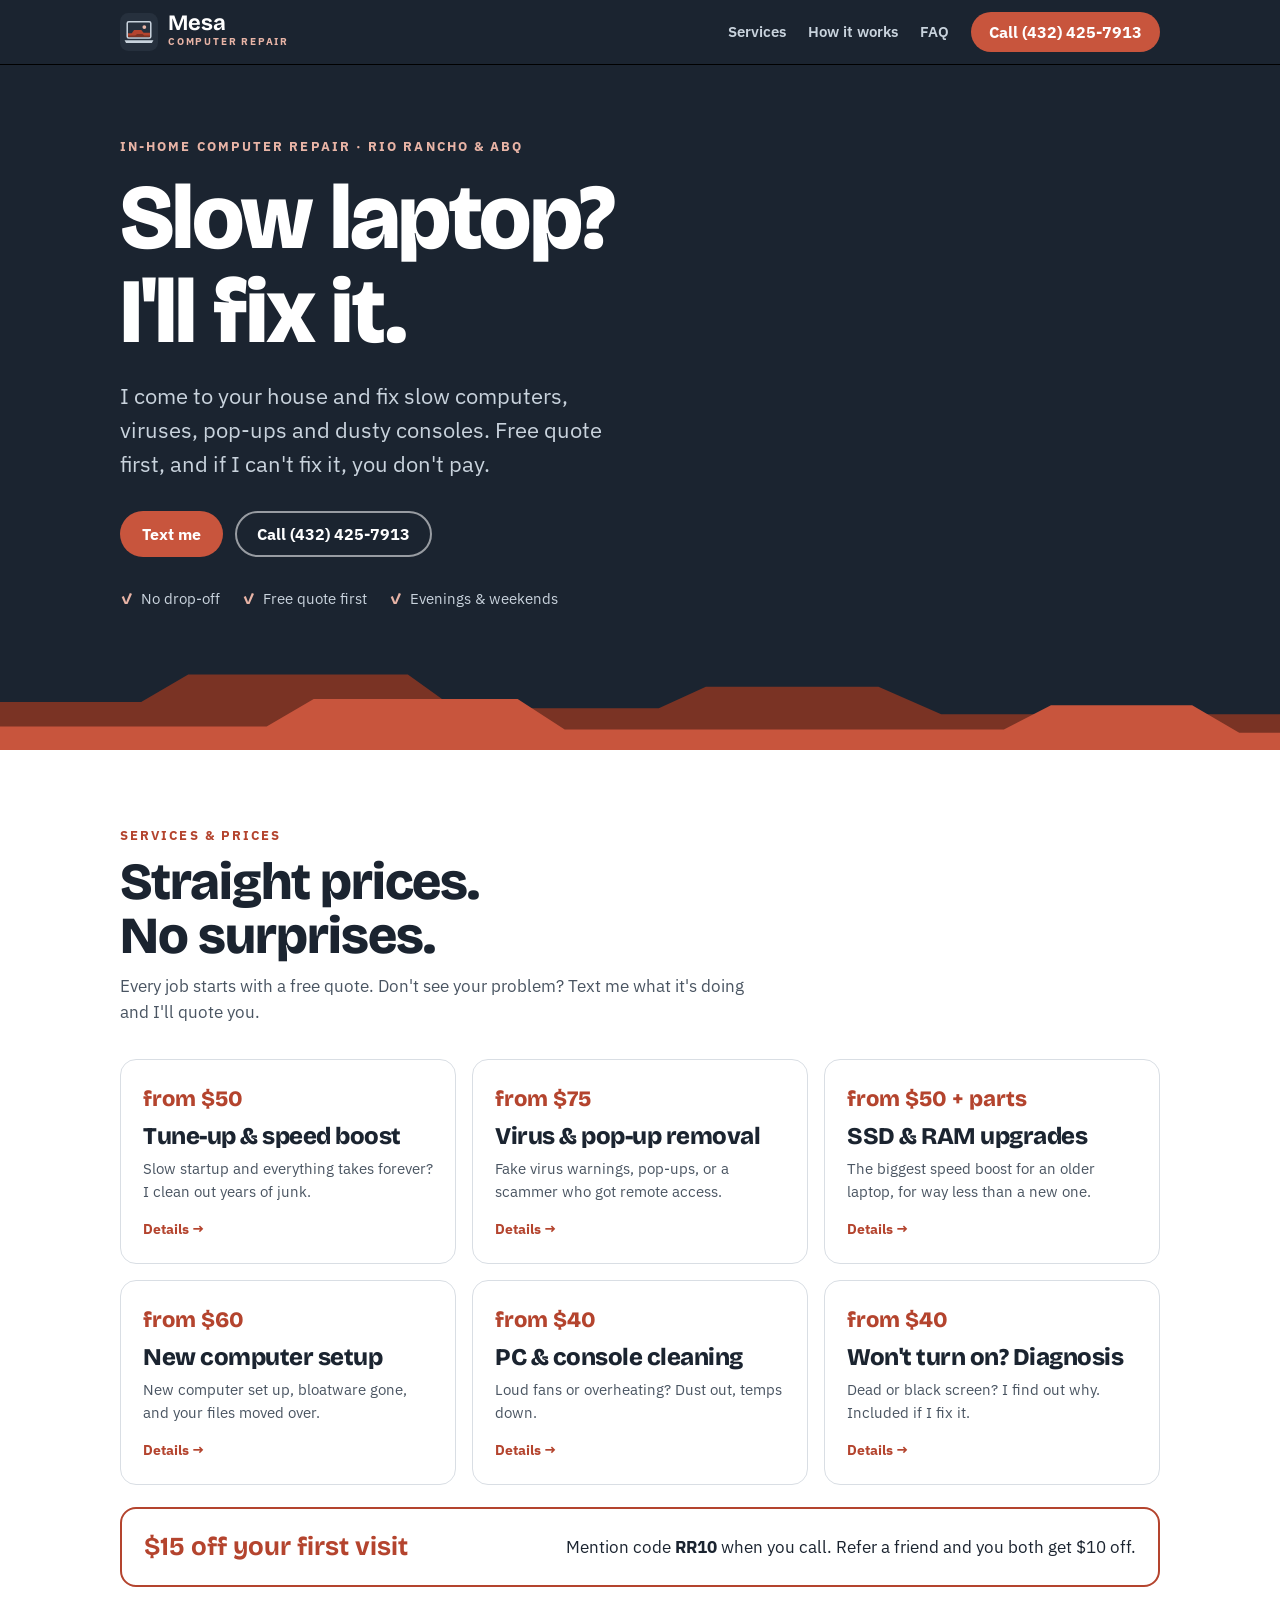
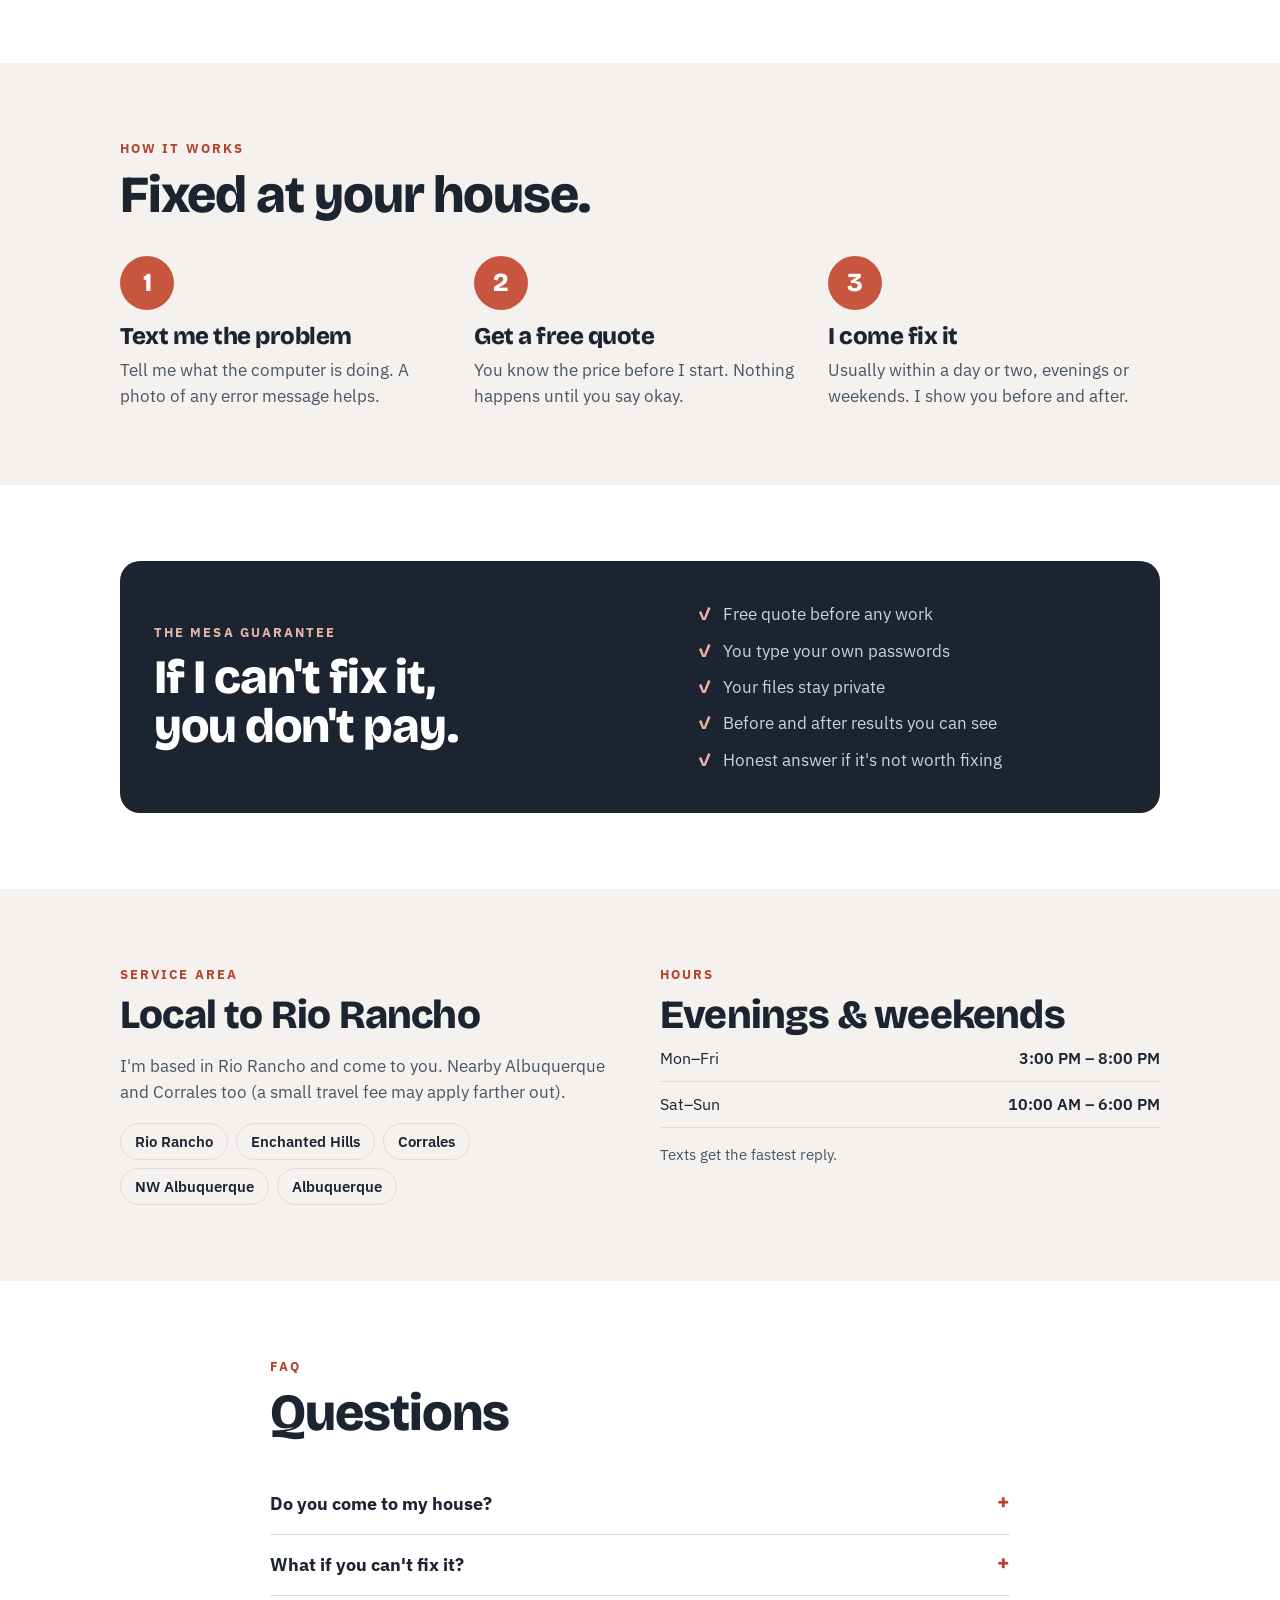
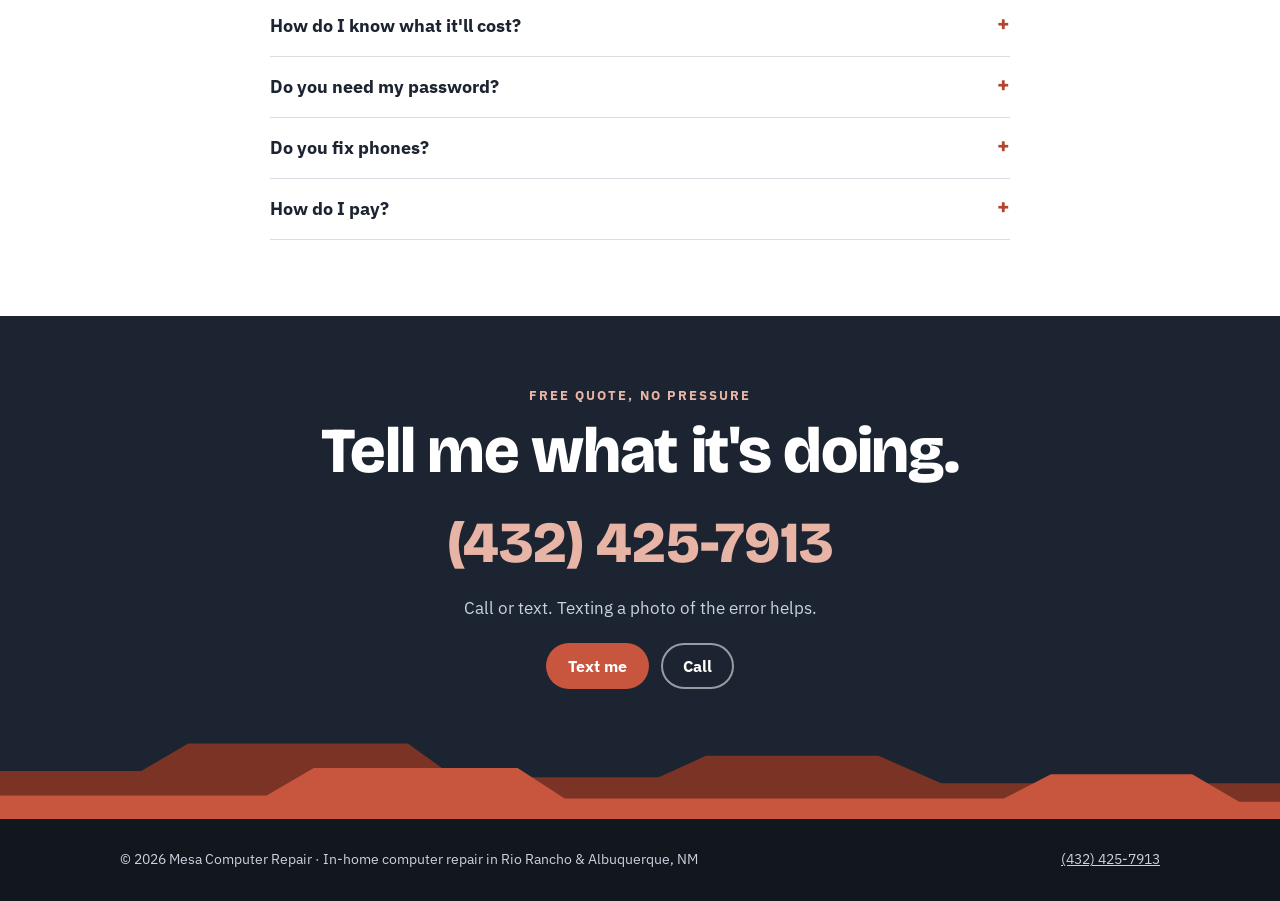
<file: index.html>
<!doctype html>
<html lang="en">
<head>
<meta charset="utf-8">
<meta name="viewport" content="width=device-width, initial-scale=1">
<title>Mesa Computer Repair · In-home computer repair in Rio Rancho, NM</title>
<meta name="description" content="In-home computer repair in Rio Rancho & Albuquerque. Tune-ups from $50, virus removal, SSD upgrades, setup and cleaning. Free quote. If I can't fix it, you don't pay.">
<link rel="canonical" href="https://mesacomputerrepair.github.io/">
<meta property="og:type" content="website">
<meta property="og:title" content="Mesa Computer Repair · In-home computer repair in Rio Rancho, NM">
<meta property="og:description" content="In-home computer repair in Rio Rancho & Albuquerque. Tune-ups from $50, virus removal, SSD upgrades, setup and cleaning. Free quote. If I can't fix it, you don't pay.">
<meta property="og:url" content="https://mesacomputerrepair.github.io/">
<meta property="og:image" content="https://mesacomputerrepair.github.io/og-image.jpg">
<meta name="theme-color" content="#1B2430">
<link rel="icon" href="favicon.ico">
<link rel="apple-touch-icon" href="apple-touch-icon.png">
<link rel="preconnect" href="https://fonts.googleapis.com">
<link rel="preconnect" href="https://fonts.gstatic.com" crossorigin>
<link rel="stylesheet" href="https://fonts.googleapis.com/css2?family=Bricolage+Grotesque:wght@800&family=IBM+Plex+Sans:wght@400;600;700&display=swap">
<link rel="stylesheet" href="style.css">
<script type="application/ld+json">{"@context": "https://schema.org", "@type": "ComputerRepair", "name": "Mesa Computer Repair", "url": "https://mesacomputerrepair.github.io/", "telephone": "+1-432-425-7913", "image": "https://mesacomputerrepair.github.io/og-image.jpg", "priceRange": "$40-$75", "areaServed": [{"@type": "City", "name": "Rio Rancho"}, {"@type": "City", "name": "Albuquerque"}, {"@type": "City", "name": "Corrales"}], "openingHoursSpecification": [{"@type": "OpeningHoursSpecification", "dayOfWeek": ["Monday", "Tuesday", "Wednesday", "Thursday", "Friday"], "opens": "15:00", "closes": "20:00"}, {"@type": "OpeningHoursSpecification", "dayOfWeek": ["Saturday", "Sunday"], "opens": "10:00", "closes": "18:00"}], "makesOffer": [{"@type": "Offer", "name": "Tune-up & speed boost", "url": "https://mesacomputerrepair.github.io/tune-up.html"}, {"@type": "Offer", "name": "Virus & pop-up removal", "url": "https://mesacomputerrepair.github.io/virus-removal.html"}, {"@type": "Offer", "name": "SSD & RAM upgrades", "url": "https://mesacomputerrepair.github.io/ssd-ram-upgrade.html"}, {"@type": "Offer", "name": "New computer setup", "url": "https://mesacomputerrepair.github.io/computer-setup.html"}, {"@type": "Offer", "name": "PC & console cleaning", "url": "https://mesacomputerrepair.github.io/pc-console-cleaning.html"}, {"@type": "Offer", "name": "Won't turn on? Diagnosis", "url": "https://mesacomputerrepair.github.io/wont-turn-on.html"}]}</script>
</head>
<body>
<header class="top"><div class="wrap">
  <a class="brand" href="./" aria-label="Mesa Computer Repair home"><svg class="mark" viewBox="0 0 200 200" aria-hidden="true"><rect width="200" height="200" rx="44" fill="#26303D"/><rect x="38" y="46" width="124" height="86" rx="8" fill="none" stroke="#C9D3DD" stroke-width="8"/><clipPath id="sc"><rect x="42" y="50" width="116" height="78" rx="4"/></clipPath><g clip-path="url(#sc)"><circle cx="128" cy="74" r="10" fill="#E8B4A6"/><path d="M42 128 L42 106 L62 106 L74 90 L112 90 L124 104 L158 104 L158 128 Z" fill="#B4442E"/><path d="M42 128 L42 118 L80 118 L90 110 L118 110 L128 118 L158 118 L158 128 Z" fill="#7A3324"/></g><path d="M24 144 L176 144 L168 158 L32 158 Z" fill="#C9D3DD"/></svg><span><b>Mesa</b><small>COMPUTER REPAIR</small></span></a>
  <nav class="nav" aria-label="Main">
    <a href="./#services">Services</a><a href="./#how">How it works</a><a href="./#faq">FAQ</a>
    <a class="btn btn-red" href="tel:+14324257913">Call (432) 425-7913</a>
  </nav>
</div></header>

<main>
<section class="hero"><div class="wrap">
  <div class="eyebrow">In-home computer repair · Rio Rancho &amp; ABQ</div>
  <h1>Slow laptop?<br>I'll fix it.</h1>
  <p class="lede">I come to your house and fix slow computers, viruses, pop-ups and dusty consoles. Free quote first, and if I can't fix it, you don't pay.</p>
  <div class="ctas"><a class="btn btn-red" href="sms:+14324257913">Text me</a><a class="btn btn-line" href="tel:+14324257913">Call (432) 425-7913</a></div>
  <div class="chips"><span>No drop-off</span><span>Free quote first</span><span>Evenings &amp; weekends</span></div>
</div><svg class="skyline" viewBox="0 0 816 72" preserveAspectRatio="none" aria-hidden="true"><path d="M0 72 L0 40 L90 40 L120 22 L260 22 L290 44 L420 44 L450 30 L560 30 L600 48 L816 48 L816 72 Z" fill="#7A3324"/><path d="M0 72 L0 56 L170 56 L200 38 L330 38 L360 58 L640 58 L670 42 L760 42 L790 60 L816 60 L816 72 Z" fill="#C8553D"/></svg></section>

<section id="services"><div class="wrap">
  <div class="sec-head"><div class="eyebrow">Services &amp; prices</div><h2>Straight prices.<br>No surprises.</h2><p>Every job starts with a free quote. Don't see your problem? Text me what it's doing and I'll quote you.</p></div>
  <div class="grid"><a class="svc" href="tune-up.html"><span class="price">from $50</span><h3>Tune-up & speed boost</h3><p>Slow startup and everything takes forever? I clean out years of junk.</p><span class="more">Details →</span></a><a class="svc" href="virus-removal.html"><span class="price">from $75</span><h3>Virus & pop-up removal</h3><p>Fake virus warnings, pop-ups, or a scammer who got remote access.</p><span class="more">Details →</span></a><a class="svc" href="ssd-ram-upgrade.html"><span class="price">from $50 + parts</span><h3>SSD & RAM upgrades</h3><p>The biggest speed boost for an older laptop, for way less than a new one.</p><span class="more">Details →</span></a><a class="svc" href="computer-setup.html"><span class="price">from $60</span><h3>New computer setup</h3><p>New computer set up, bloatware gone, and your files moved over.</p><span class="more">Details →</span></a><a class="svc" href="pc-console-cleaning.html"><span class="price">from $40</span><h3>PC & console cleaning</h3><p>Loud fans or overheating? Dust out, temps down.</p><span class="more">Details →</span></a><a class="svc" href="wont-turn-on.html"><span class="price">from $40</span><h3>Won't turn on? Diagnosis</h3><p>Dead or black screen? I find out why. Included if I fix it.</p><span class="more">Details →</span></a></div>
  <div class="deal"><b>$15 off your first visit</b><span>Mention code <strong>RR10</strong> when you call. Refer a friend and you both get $10 off.</span></div>
</div></section>

<section id="how" class="alt"><div class="wrap">
  <div class="sec-head"><div class="eyebrow">How it works</div><h2>Fixed at your house.</h2></div>
  <div class="steps">
    <div class="step"><div class="n">1</div><h3>Text me the problem</h3><p>Tell me what the computer is doing. A photo of any error message helps.</p></div>
    <div class="step"><div class="n">2</div><h3>Get a free quote</h3><p>You know the price before I start. Nothing happens until you say okay.</p></div>
    <div class="step"><div class="n">3</div><h3>I come fix it</h3><p>Usually within a day or two, evenings or weekends. I show you before and after.</p></div>
  </div>
</div></section>

<section><div class="wrap">
  <div class="guarantee">
    <div><div class="eyebrow" style="color:var(--peach)">The Mesa guarantee</div><h2 style="margin-top:10px">If I can't fix it,<br>you don't pay.</h2></div>
    <ul><li>Free quote before any work</li><li>You type your own passwords</li><li>Your files stay private</li><li>Before and after results you can see</li><li>Honest answer if it's not worth fixing</li></ul>
  </div>
</div></section>

<section class="alt"><div class="wrap two">
  <div><div class="eyebrow">Service area</div><h2 class="display" style="font-size:40px;margin-top:10px">Local to Rio Rancho</h2>
    <p style="color:var(--muted)">I'm based in Rio Rancho and come to you. Nearby Albuquerque and Corrales too (a small travel fee may apply farther out).</p>
    <div class="areas"><span>Rio Rancho</span><span>Enchanted Hills</span><span>Corrales</span><span>NW Albuquerque</span><span>Albuquerque</span></div></div>
  <div><div class="eyebrow">Hours</div><h2 class="display" style="font-size:40px;margin-top:10px">Evenings &amp; weekends</h2>
    <table class="hours"><tr><td>Mon–Fri</td><td>3:00 PM – 8:00 PM</td></tr><tr><td>Sat–Sun</td><td>10:00 AM – 6:00 PM</td></tr></table>
    <p style="color:var(--muted);font-size:15px">Texts get the fastest reply.</p></div>
</div></section>

<section id="faq"><div class="wrap" style="max-width:780px">
  <div class="sec-head"><div class="eyebrow">FAQ</div><h2>Questions</h2></div>
  <details><summary>Do you come to my house?</summary><p>Yes. I come to you anywhere in Rio Rancho, plus nearby Albuquerque and Corrales. No drop-off, and you can watch me work if you want.</p></details><details><summary>What if you can't fix it?</summary><p>Then you don't pay. You'll also get a straight answer on what's wrong and whether it's worth fixing.</p></details><details><summary>How do I know what it'll cost?</summary><p>You get a free quote before I touch anything. Nothing starts until you say okay.</p></details><details><summary>Do you need my password?</summary><p>You type it in yourself. I never write passwords down or look through your personal files.</p></details><details><summary>Do you fix phones?</summary><p>No, I focus on computers and game consoles. I can point you to a good local phone repair shop.</p></details><details><summary>How do I pay?</summary><p>Cash, Venmo, Zelle or Cash App, after the job is done.</p></details>
</div></section>
</main>
<section class="cta-band"><div class="wrap">
  <div class="eyebrow" style="color:var(--peach)">Free quote, no pressure</div>
  <h2 style="margin-top:12px">Tell me what it's doing.</h2>
  <a class="phone" href="tel:+14324257913">(432) 425-7913</a>
  <p>Call or text. Texting a photo of the error helps.</p>
  <div class="ctas"><a class="btn btn-red" href="sms:+14324257913">Text me</a><a class="btn btn-line" href="tel:+14324257913">Call</a></div>
</div><svg class="skyline" viewBox="0 0 816 72" preserveAspectRatio="none" aria-hidden="true"><path d="M0 72 L0 40 L90 40 L120 22 L260 22 L290 44 L420 44 L450 30 L560 30 L600 48 L816 48 L816 72 Z" fill="#7A3324"/><path d="M0 72 L0 56 L170 56 L200 38 L330 38 L360 58 L640 58 L670 42 L760 42 L790 60 L816 60 L816 72 Z" fill="#C8553D"/></svg></section>
<footer><div class="wrap">
  <span>© 2026 Mesa Computer Repair · In-home computer repair in Rio Rancho &amp; Albuquerque, NM</span>
  <span><a href="tel:+14324257913">(432) 425-7913</a></span>
</div></footer>
<div class="callbar"><a class="btn btn-red" href="tel:+14324257913">Call</a><a class="btn btn-line" href="sms:+14324257913">Text</a></div>
</body>
</html>
</file>
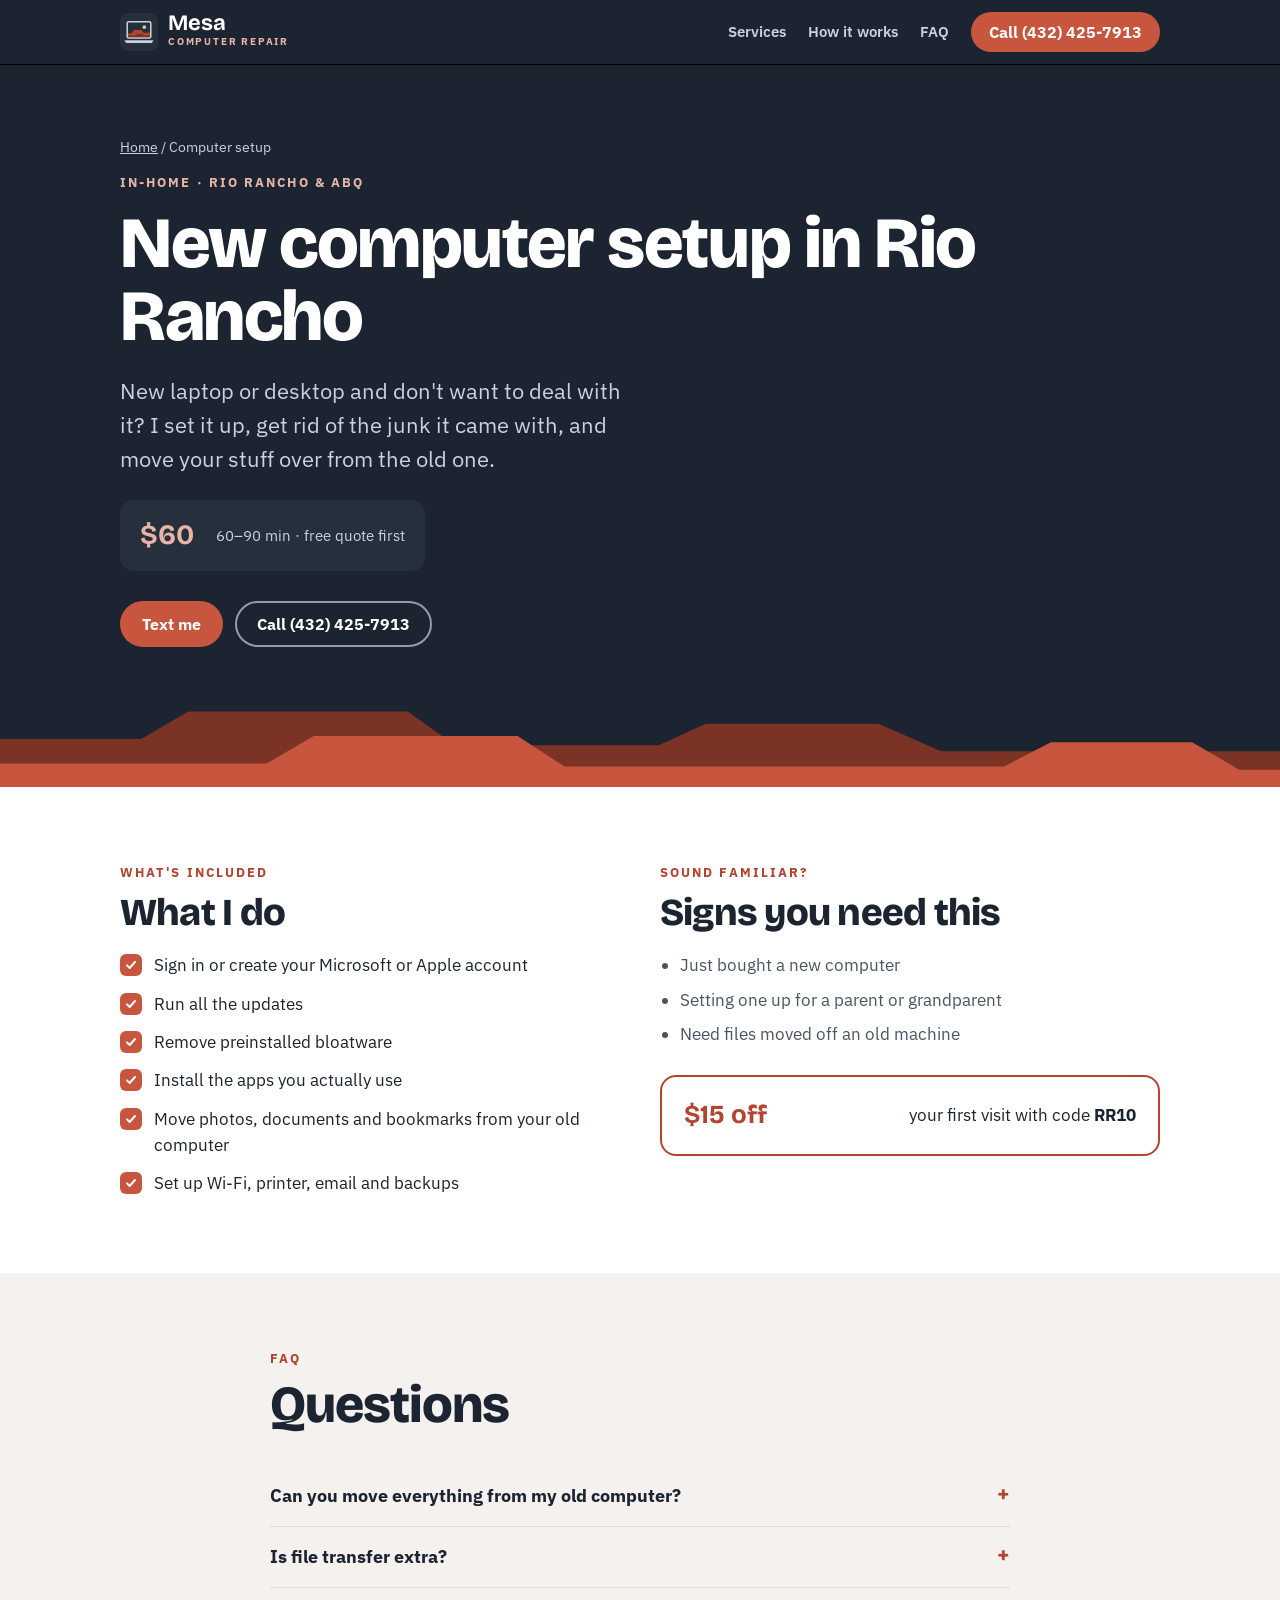
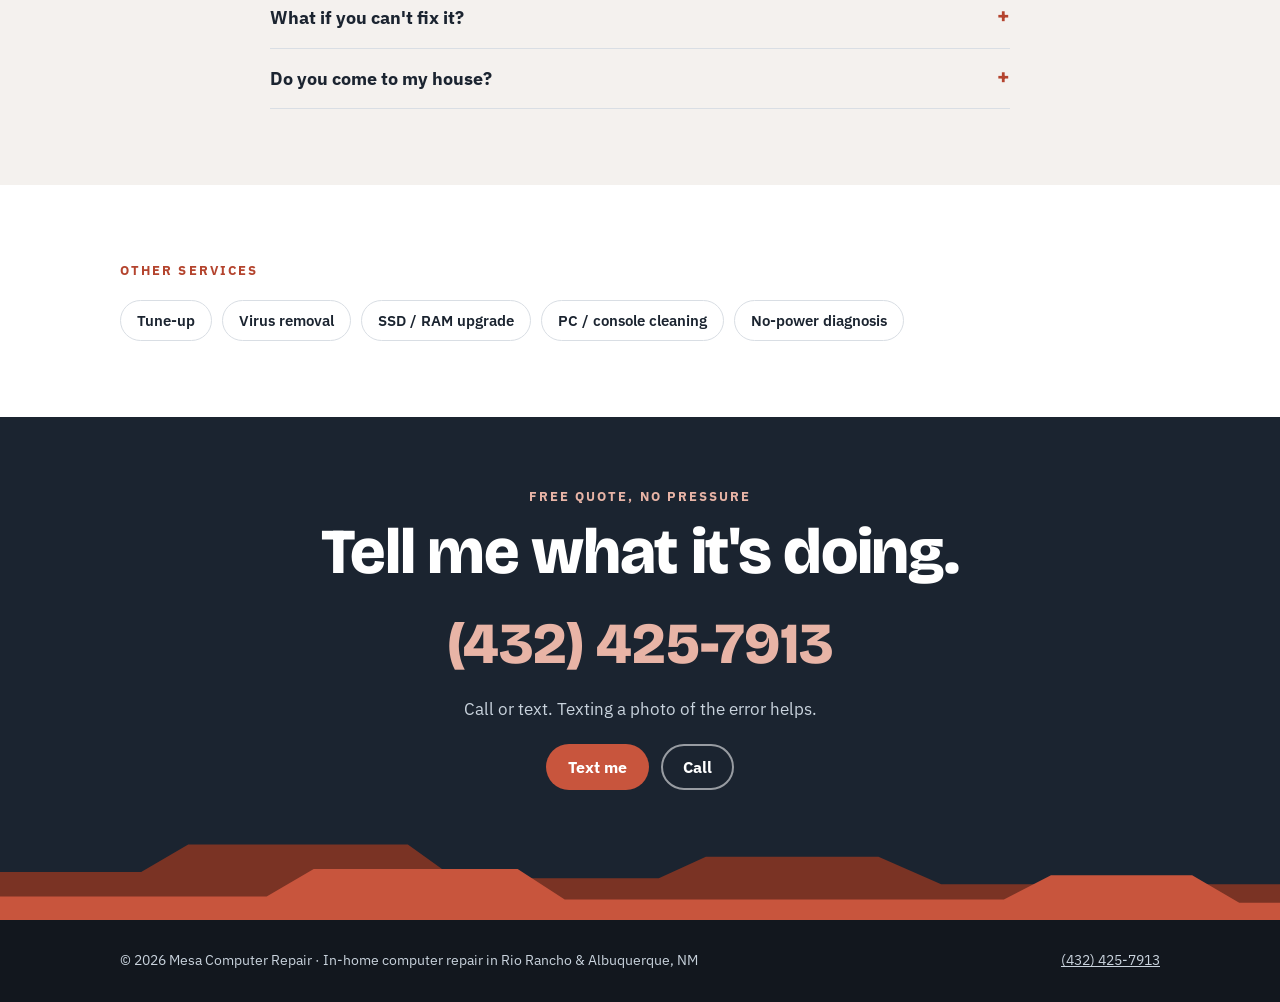
<file: computer-setup.html>
<!doctype html>
<html lang="en">
<head>
<meta charset="utf-8">
<meta name="viewport" content="width=device-width, initial-scale=1">
<title>New computer setup in Rio Rancho, NM · Mesa Computer Repair</title>
<meta name="description" content="New computer setup at your home in Rio Rancho & Albuquerque. $60. Free quote first. If I can't fix it, you don't pay.">
<link rel="canonical" href="https://mesacomputerrepair.github.io/computer-setup.html">
<meta property="og:type" content="website">
<meta property="og:title" content="New computer setup in Rio Rancho, NM · Mesa Computer Repair">
<meta property="og:description" content="New computer setup at your home in Rio Rancho & Albuquerque. $60. Free quote first. If I can't fix it, you don't pay.">
<meta property="og:url" content="https://mesacomputerrepair.github.io/computer-setup.html">
<meta property="og:image" content="https://mesacomputerrepair.github.io/og-image.jpg">
<meta name="theme-color" content="#1B2430">
<link rel="icon" href="favicon.ico">
<link rel="apple-touch-icon" href="apple-touch-icon.png">
<link rel="preconnect" href="https://fonts.googleapis.com">
<link rel="preconnect" href="https://fonts.gstatic.com" crossorigin>
<link rel="stylesheet" href="https://fonts.googleapis.com/css2?family=Bricolage+Grotesque:wght@800&family=IBM+Plex+Sans:wght@400;600;700&display=swap">
<link rel="stylesheet" href="style.css">
<script type="application/ld+json">{"@context": "https://schema.org", "@type": "Service", "name": "New computer setup", "serviceType": "New computer setup", "provider": {"@type": "ComputerRepair", "name": "Mesa Computer Repair", "telephone": "+1-432-425-7913", "url": "https://mesacomputerrepair.github.io/"}, "areaServed": ["Rio Rancho, NM", "Albuquerque, NM", "Corrales, NM"], "offers": {"@type": "Offer", "priceCurrency": "USD", "price": "60"}}</script>
</head>
<body>
<header class="top"><div class="wrap">
  <a class="brand" href="./" aria-label="Mesa Computer Repair home"><svg class="mark" viewBox="0 0 200 200" aria-hidden="true"><rect width="200" height="200" rx="44" fill="#26303D"/><rect x="38" y="46" width="124" height="86" rx="8" fill="none" stroke="#C9D3DD" stroke-width="8"/><clipPath id="sc"><rect x="42" y="50" width="116" height="78" rx="4"/></clipPath><g clip-path="url(#sc)"><circle cx="128" cy="74" r="10" fill="#E8B4A6"/><path d="M42 128 L42 106 L62 106 L74 90 L112 90 L124 104 L158 104 L158 128 Z" fill="#B4442E"/><path d="M42 128 L42 118 L80 118 L90 110 L118 110 L128 118 L158 118 L158 128 Z" fill="#7A3324"/></g><path d="M24 144 L176 144 L168 158 L32 158 Z" fill="#C9D3DD"/></svg><span><b>Mesa</b><small>COMPUTER REPAIR</small></span></a>
  <nav class="nav" aria-label="Main">
    <a href="./#services">Services</a><a href="./#how">How it works</a><a href="./#faq">FAQ</a>
    <a class="btn btn-red" href="tel:+14324257913">Call (432) 425-7913</a>
  </nav>
</div></header>

<main>
<section class="hero svc-hero"><div class="wrap">
  <div class="crumbs"><a href="./">Home</a> / Computer setup</div>
  <div class="eyebrow">In-home · Rio Rancho &amp; ABQ</div>
  <h1>New computer setup in Rio Rancho</h1>
  <p class="lede">New laptop or desktop and don't want to deal with it? I set it up, get rid of the junk it came with, and move your stuff over from the old one.</p>
  <div class="pricebox"><b>$60</b><span>60–90 min · free quote first</span></div>
  <div class="ctas"><a class="btn btn-red" href="sms:+14324257913">Text me</a><a class="btn btn-line" href="tel:+14324257913">Call (432) 425-7913</a></div>
</div><svg class="skyline" viewBox="0 0 816 72" preserveAspectRatio="none" aria-hidden="true"><path d="M0 72 L0 40 L90 40 L120 22 L260 22 L290 44 L420 44 L450 30 L560 30 L600 48 L816 48 L816 72 Z" fill="#7A3324"/><path d="M0 72 L0 56 L170 56 L200 38 L330 38 L360 58 L640 58 L670 42 L760 42 L790 60 L816 60 L816 72 Z" fill="#C8553D"/></svg></section>

<section><div class="wrap two">
  <div><div class="eyebrow">What's included</div><h2 class="display" style="font-size:38px;margin:10px 0 20px">What I do</h2><ul class="check"><li>Sign in or create your Microsoft or Apple account</li><li>Run all the updates</li><li>Remove preinstalled bloatware</li><li>Install the apps you actually use</li><li>Move photos, documents and bookmarks from your old computer</li><li>Set up Wi-Fi, printer, email and backups</li></ul></div>
  <div><div class="eyebrow">Sound familiar?</div><h2 class="display" style="font-size:38px;margin:10px 0 20px">Signs you need this</h2><ul class="signs"><li>Just bought a new computer</li><li>Setting one up for a parent or grandparent</li><li>Need files moved off an old machine</li></ul>
    <div class="deal" style="margin-top:28px"><b>$15 off</b><span>your first visit with code <strong>RR10</strong></span></div></div>
</div></section>

<section class="alt"><div class="wrap" style="max-width:780px">
  <div class="sec-head"><div class="eyebrow">FAQ</div><h2>Questions</h2></div>
  <details><summary>Can you move everything from my old computer?</summary><p>Photos, documents, bookmarks and most settings, yes. Programs usually need to be reinstalled, which I do for you.</p></details><details><summary>Is file transfer extra?</summary><p>For a normal amount of files it's included. If it's a huge amount of data, I'll quote it first.</p></details><details><summary>What if you can't fix it?</summary><p>Then you don't pay. You'll also get a straight answer on what's wrong and whether it's worth fixing.</p></details><details><summary>Do you come to my house?</summary><p>Yes. I come to you anywhere in Rio Rancho, plus nearby Albuquerque and Corrales. No drop-off, and you can watch me work if you want.</p></details>
</div></section>

<section><div class="wrap">
  <div class="sec-head" style="margin-bottom:18px"><div class="eyebrow">Other services</div></div>
  <div class="others"><a href="tune-up.html">Tune-up</a><a href="virus-removal.html">Virus removal</a><a href="ssd-ram-upgrade.html">SSD / RAM upgrade</a><a href="pc-console-cleaning.html">PC / console cleaning</a><a href="wont-turn-on.html">No-power diagnosis</a></div>
</div></section>
</main>
<section class="cta-band"><div class="wrap">
  <div class="eyebrow" style="color:var(--peach)">Free quote, no pressure</div>
  <h2 style="margin-top:12px">Tell me what it's doing.</h2>
  <a class="phone" href="tel:+14324257913">(432) 425-7913</a>
  <p>Call or text. Texting a photo of the error helps.</p>
  <div class="ctas"><a class="btn btn-red" href="sms:+14324257913">Text me</a><a class="btn btn-line" href="tel:+14324257913">Call</a></div>
</div><svg class="skyline" viewBox="0 0 816 72" preserveAspectRatio="none" aria-hidden="true"><path d="M0 72 L0 40 L90 40 L120 22 L260 22 L290 44 L420 44 L450 30 L560 30 L600 48 L816 48 L816 72 Z" fill="#7A3324"/><path d="M0 72 L0 56 L170 56 L200 38 L330 38 L360 58 L640 58 L670 42 L760 42 L790 60 L816 60 L816 72 Z" fill="#C8553D"/></svg></section>
<footer><div class="wrap">
  <span>© 2026 Mesa Computer Repair · In-home computer repair in Rio Rancho &amp; Albuquerque, NM</span>
  <span><a href="tel:+14324257913">(432) 425-7913</a></span>
</div></footer>
<div class="callbar"><a class="btn btn-red" href="tel:+14324257913">Call</a><a class="btn btn-line" href="sms:+14324257913">Text</a></div>
</body>
</html>
</file>
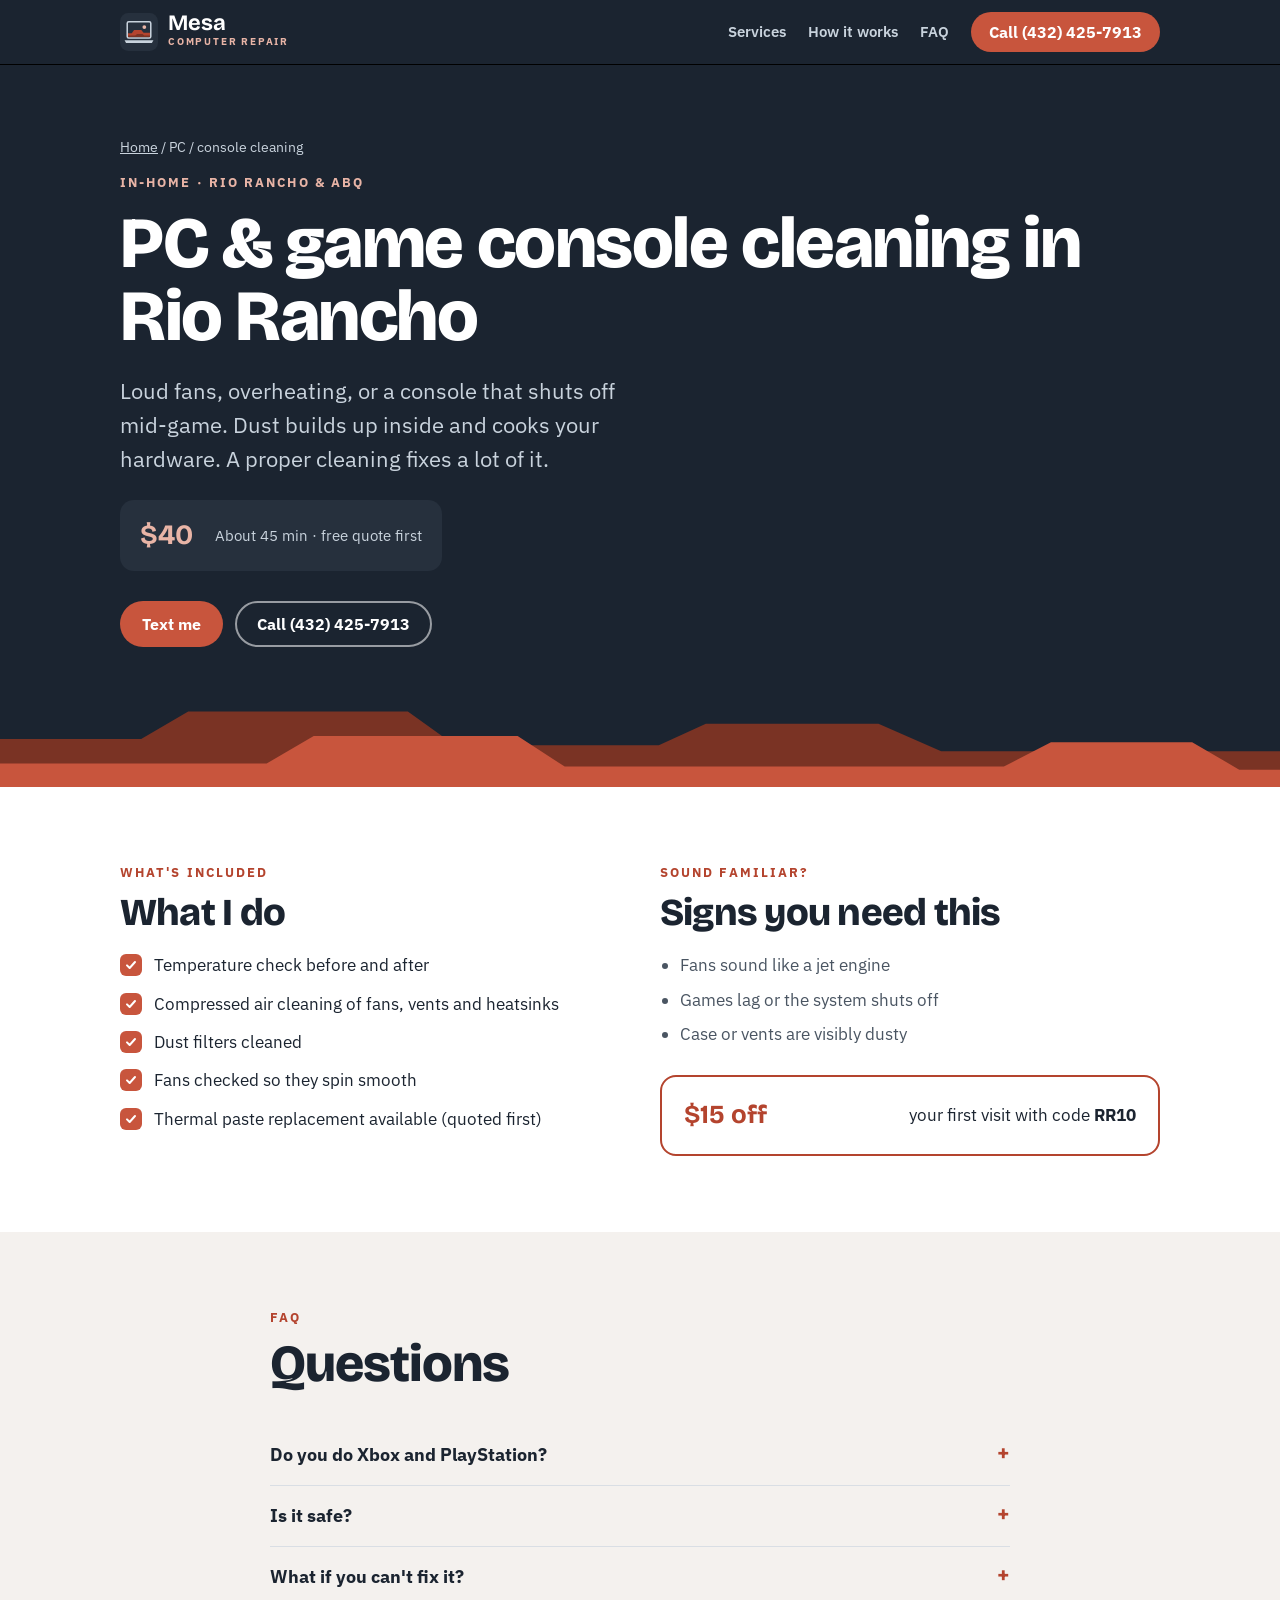
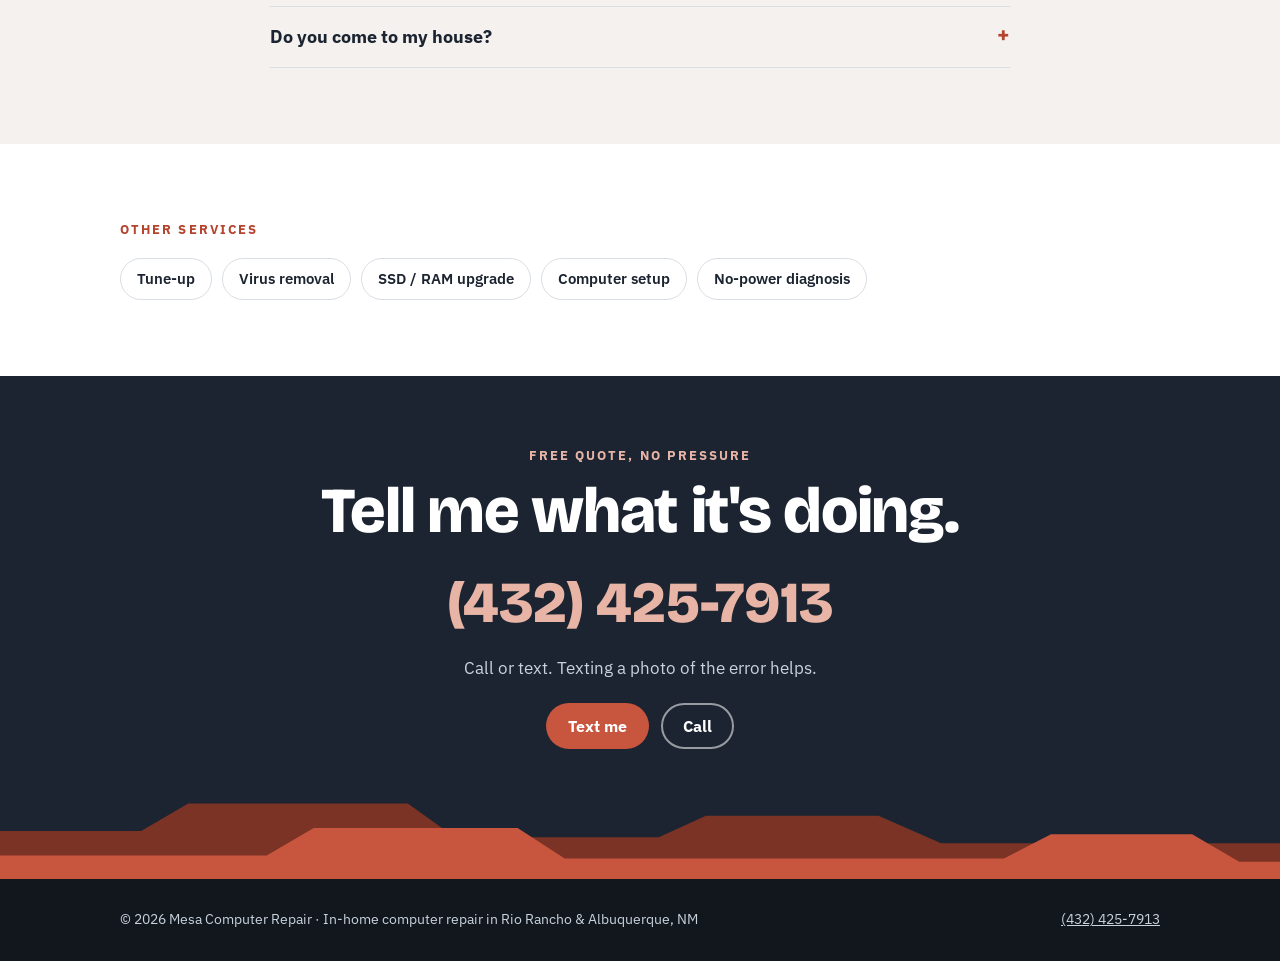
<file: pc-console-cleaning.html>
<!doctype html>
<html lang="en">
<head>
<meta charset="utf-8">
<meta name="viewport" content="width=device-width, initial-scale=1">
<title>PC & console cleaning in Rio Rancho, NM · Mesa Computer Repair</title>
<meta name="description" content="PC & console cleaning at your home in Rio Rancho & Albuquerque. $40. Free quote first. If I can't fix it, you don't pay.">
<link rel="canonical" href="https://mesacomputerrepair.github.io/pc-console-cleaning.html">
<meta property="og:type" content="website">
<meta property="og:title" content="PC & console cleaning in Rio Rancho, NM · Mesa Computer Repair">
<meta property="og:description" content="PC & console cleaning at your home in Rio Rancho & Albuquerque. $40. Free quote first. If I can't fix it, you don't pay.">
<meta property="og:url" content="https://mesacomputerrepair.github.io/pc-console-cleaning.html">
<meta property="og:image" content="https://mesacomputerrepair.github.io/og-image.jpg">
<meta name="theme-color" content="#1B2430">
<link rel="icon" href="favicon.ico">
<link rel="apple-touch-icon" href="apple-touch-icon.png">
<link rel="preconnect" href="https://fonts.googleapis.com">
<link rel="preconnect" href="https://fonts.gstatic.com" crossorigin>
<link rel="stylesheet" href="https://fonts.googleapis.com/css2?family=Bricolage+Grotesque:wght@800&family=IBM+Plex+Sans:wght@400;600;700&display=swap">
<link rel="stylesheet" href="style.css">
<script type="application/ld+json">{"@context": "https://schema.org", "@type": "Service", "name": "PC & console cleaning", "serviceType": "PC & console cleaning", "provider": {"@type": "ComputerRepair", "name": "Mesa Computer Repair", "telephone": "+1-432-425-7913", "url": "https://mesacomputerrepair.github.io/"}, "areaServed": ["Rio Rancho, NM", "Albuquerque, NM", "Corrales, NM"], "offers": {"@type": "Offer", "priceCurrency": "USD", "price": "40"}}</script>
</head>
<body>
<header class="top"><div class="wrap">
  <a class="brand" href="./" aria-label="Mesa Computer Repair home"><svg class="mark" viewBox="0 0 200 200" aria-hidden="true"><rect width="200" height="200" rx="44" fill="#26303D"/><rect x="38" y="46" width="124" height="86" rx="8" fill="none" stroke="#C9D3DD" stroke-width="8"/><clipPath id="sc"><rect x="42" y="50" width="116" height="78" rx="4"/></clipPath><g clip-path="url(#sc)"><circle cx="128" cy="74" r="10" fill="#E8B4A6"/><path d="M42 128 L42 106 L62 106 L74 90 L112 90 L124 104 L158 104 L158 128 Z" fill="#B4442E"/><path d="M42 128 L42 118 L80 118 L90 110 L118 110 L128 118 L158 118 L158 128 Z" fill="#7A3324"/></g><path d="M24 144 L176 144 L168 158 L32 158 Z" fill="#C9D3DD"/></svg><span><b>Mesa</b><small>COMPUTER REPAIR</small></span></a>
  <nav class="nav" aria-label="Main">
    <a href="./#services">Services</a><a href="./#how">How it works</a><a href="./#faq">FAQ</a>
    <a class="btn btn-red" href="tel:+14324257913">Call (432) 425-7913</a>
  </nav>
</div></header>

<main>
<section class="hero svc-hero"><div class="wrap">
  <div class="crumbs"><a href="./">Home</a> / PC / console cleaning</div>
  <div class="eyebrow">In-home · Rio Rancho &amp; ABQ</div>
  <h1>PC & game console cleaning in Rio Rancho</h1>
  <p class="lede">Loud fans, overheating, or a console that shuts off mid-game. Dust builds up inside and cooks your hardware. A proper cleaning fixes a lot of it.</p>
  <div class="pricebox"><b>$40</b><span>About 45 min · free quote first</span></div>
  <div class="ctas"><a class="btn btn-red" href="sms:+14324257913">Text me</a><a class="btn btn-line" href="tel:+14324257913">Call (432) 425-7913</a></div>
</div><svg class="skyline" viewBox="0 0 816 72" preserveAspectRatio="none" aria-hidden="true"><path d="M0 72 L0 40 L90 40 L120 22 L260 22 L290 44 L420 44 L450 30 L560 30 L600 48 L816 48 L816 72 Z" fill="#7A3324"/><path d="M0 72 L0 56 L170 56 L200 38 L330 38 L360 58 L640 58 L670 42 L760 42 L790 60 L816 60 L816 72 Z" fill="#C8553D"/></svg></section>

<section><div class="wrap two">
  <div><div class="eyebrow">What's included</div><h2 class="display" style="font-size:38px;margin:10px 0 20px">What I do</h2><ul class="check"><li>Temperature check before and after</li><li>Compressed air cleaning of fans, vents and heatsinks</li><li>Dust filters cleaned</li><li>Fans checked so they spin smooth</li><li>Thermal paste replacement available (quoted first)</li></ul></div>
  <div><div class="eyebrow">Sound familiar?</div><h2 class="display" style="font-size:38px;margin:10px 0 20px">Signs you need this</h2><ul class="signs"><li>Fans sound like a jet engine</li><li>Games lag or the system shuts off</li><li>Case or vents are visibly dusty</li></ul>
    <div class="deal" style="margin-top:28px"><b>$15 off</b><span>your first visit with code <strong>RR10</strong></span></div></div>
</div></section>

<section class="alt"><div class="wrap" style="max-width:780px">
  <div class="sec-head"><div class="eyebrow">FAQ</div><h2>Questions</h2></div>
  <details><summary>Do you do Xbox and PlayStation?</summary><p>Yes, plus gaming PCs and regular desktops.</p></details><details><summary>Is it safe?</summary><p>Yes. Everything is powered off and unplugged, and fans are held still while cleaning so they don't get damaged.</p></details><details><summary>What if you can't fix it?</summary><p>Then you don't pay. You'll also get a straight answer on what's wrong and whether it's worth fixing.</p></details><details><summary>Do you come to my house?</summary><p>Yes. I come to you anywhere in Rio Rancho, plus nearby Albuquerque and Corrales. No drop-off, and you can watch me work if you want.</p></details>
</div></section>

<section><div class="wrap">
  <div class="sec-head" style="margin-bottom:18px"><div class="eyebrow">Other services</div></div>
  <div class="others"><a href="tune-up.html">Tune-up</a><a href="virus-removal.html">Virus removal</a><a href="ssd-ram-upgrade.html">SSD / RAM upgrade</a><a href="computer-setup.html">Computer setup</a><a href="wont-turn-on.html">No-power diagnosis</a></div>
</div></section>
</main>
<section class="cta-band"><div class="wrap">
  <div class="eyebrow" style="color:var(--peach)">Free quote, no pressure</div>
  <h2 style="margin-top:12px">Tell me what it's doing.</h2>
  <a class="phone" href="tel:+14324257913">(432) 425-7913</a>
  <p>Call or text. Texting a photo of the error helps.</p>
  <div class="ctas"><a class="btn btn-red" href="sms:+14324257913">Text me</a><a class="btn btn-line" href="tel:+14324257913">Call</a></div>
</div><svg class="skyline" viewBox="0 0 816 72" preserveAspectRatio="none" aria-hidden="true"><path d="M0 72 L0 40 L90 40 L120 22 L260 22 L290 44 L420 44 L450 30 L560 30 L600 48 L816 48 L816 72 Z" fill="#7A3324"/><path d="M0 72 L0 56 L170 56 L200 38 L330 38 L360 58 L640 58 L670 42 L760 42 L790 60 L816 60 L816 72 Z" fill="#C8553D"/></svg></section>
<footer><div class="wrap">
  <span>© 2026 Mesa Computer Repair · In-home computer repair in Rio Rancho &amp; Albuquerque, NM</span>
  <span><a href="tel:+14324257913">(432) 425-7913</a></span>
</div></footer>
<div class="callbar"><a class="btn btn-red" href="tel:+14324257913">Call</a><a class="btn btn-line" href="sms:+14324257913">Text</a></div>
</body>
</html>
</file>
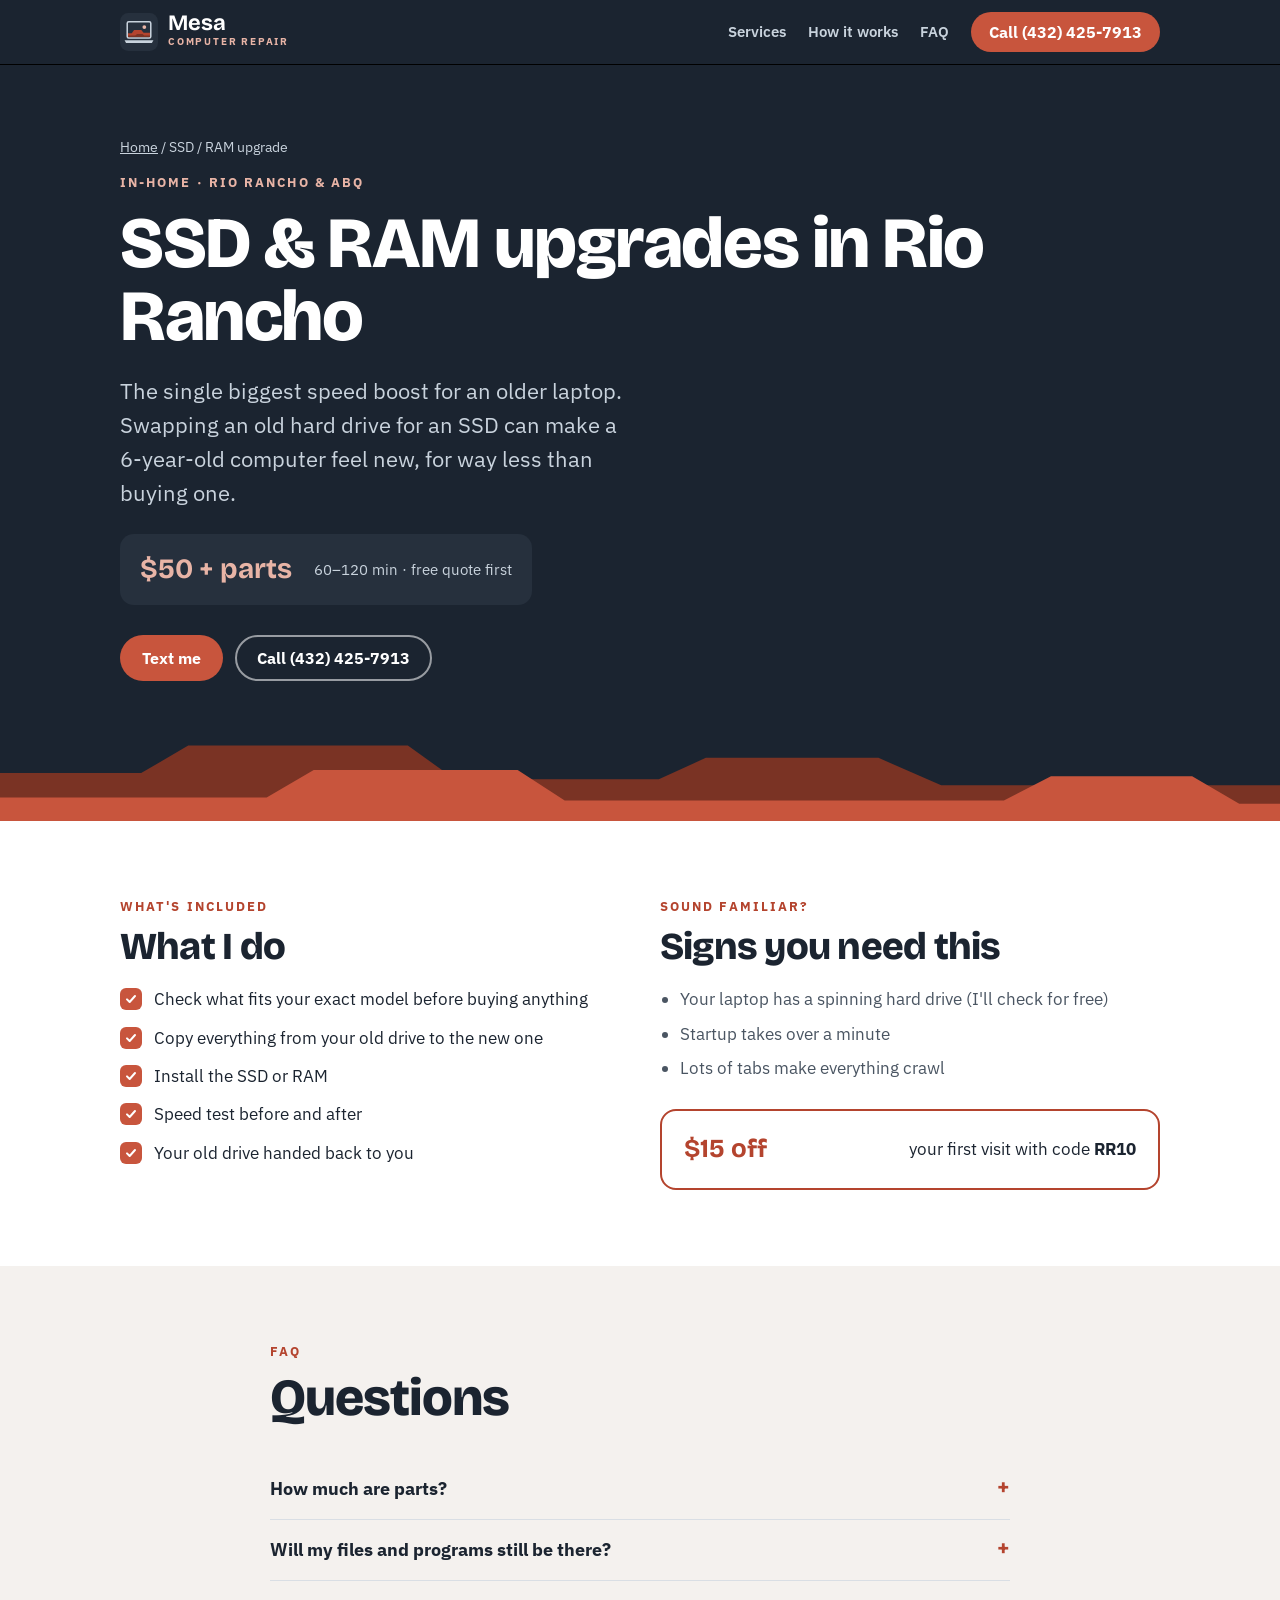
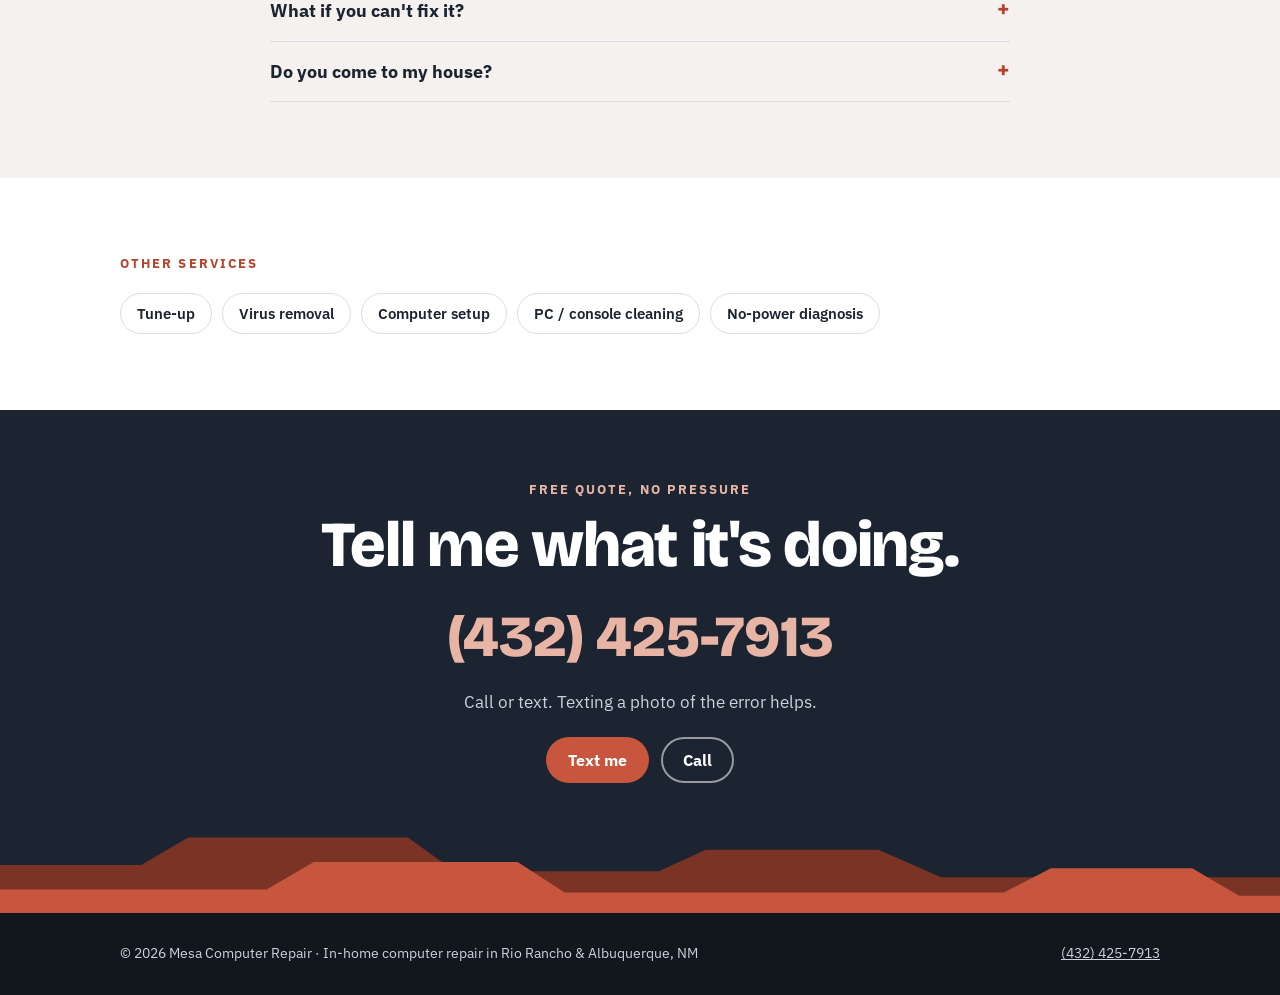
<file: ssd-ram-upgrade.html>
<!doctype html>
<html lang="en">
<head>
<meta charset="utf-8">
<meta name="viewport" content="width=device-width, initial-scale=1">
<title>SSD & RAM upgrades in Rio Rancho, NM · Mesa Computer Repair</title>
<meta name="description" content="SSD & RAM upgrades at your home in Rio Rancho & Albuquerque. $50 + parts. Free quote first. If I can't fix it, you don't pay.">
<link rel="canonical" href="https://mesacomputerrepair.github.io/ssd-ram-upgrade.html">
<meta property="og:type" content="website">
<meta property="og:title" content="SSD & RAM upgrades in Rio Rancho, NM · Mesa Computer Repair">
<meta property="og:description" content="SSD & RAM upgrades at your home in Rio Rancho & Albuquerque. $50 + parts. Free quote first. If I can't fix it, you don't pay.">
<meta property="og:url" content="https://mesacomputerrepair.github.io/ssd-ram-upgrade.html">
<meta property="og:image" content="https://mesacomputerrepair.github.io/og-image.jpg">
<meta name="theme-color" content="#1B2430">
<link rel="icon" href="favicon.ico">
<link rel="apple-touch-icon" href="apple-touch-icon.png">
<link rel="preconnect" href="https://fonts.googleapis.com">
<link rel="preconnect" href="https://fonts.gstatic.com" crossorigin>
<link rel="stylesheet" href="https://fonts.googleapis.com/css2?family=Bricolage+Grotesque:wght@800&family=IBM+Plex+Sans:wght@400;600;700&display=swap">
<link rel="stylesheet" href="style.css">
<script type="application/ld+json">{"@context": "https://schema.org", "@type": "Service", "name": "SSD & RAM upgrades", "serviceType": "SSD & RAM upgrades", "provider": {"@type": "ComputerRepair", "name": "Mesa Computer Repair", "telephone": "+1-432-425-7913", "url": "https://mesacomputerrepair.github.io/"}, "areaServed": ["Rio Rancho, NM", "Albuquerque, NM", "Corrales, NM"], "offers": {"@type": "Offer", "priceCurrency": "USD", "price": "50"}}</script>
</head>
<body>
<header class="top"><div class="wrap">
  <a class="brand" href="./" aria-label="Mesa Computer Repair home"><svg class="mark" viewBox="0 0 200 200" aria-hidden="true"><rect width="200" height="200" rx="44" fill="#26303D"/><rect x="38" y="46" width="124" height="86" rx="8" fill="none" stroke="#C9D3DD" stroke-width="8"/><clipPath id="sc"><rect x="42" y="50" width="116" height="78" rx="4"/></clipPath><g clip-path="url(#sc)"><circle cx="128" cy="74" r="10" fill="#E8B4A6"/><path d="M42 128 L42 106 L62 106 L74 90 L112 90 L124 104 L158 104 L158 128 Z" fill="#B4442E"/><path d="M42 128 L42 118 L80 118 L90 110 L118 110 L128 118 L158 118 L158 128 Z" fill="#7A3324"/></g><path d="M24 144 L176 144 L168 158 L32 158 Z" fill="#C9D3DD"/></svg><span><b>Mesa</b><small>COMPUTER REPAIR</small></span></a>
  <nav class="nav" aria-label="Main">
    <a href="./#services">Services</a><a href="./#how">How it works</a><a href="./#faq">FAQ</a>
    <a class="btn btn-red" href="tel:+14324257913">Call (432) 425-7913</a>
  </nav>
</div></header>

<main>
<section class="hero svc-hero"><div class="wrap">
  <div class="crumbs"><a href="./">Home</a> / SSD / RAM upgrade</div>
  <div class="eyebrow">In-home · Rio Rancho &amp; ABQ</div>
  <h1>SSD & RAM upgrades in Rio Rancho</h1>
  <p class="lede">The single biggest speed boost for an older laptop. Swapping an old hard drive for an SSD can make a 6-year-old computer feel new, for way less than buying one.</p>
  <div class="pricebox"><b>$50 + parts</b><span>60–120 min · free quote first</span></div>
  <div class="ctas"><a class="btn btn-red" href="sms:+14324257913">Text me</a><a class="btn btn-line" href="tel:+14324257913">Call (432) 425-7913</a></div>
</div><svg class="skyline" viewBox="0 0 816 72" preserveAspectRatio="none" aria-hidden="true"><path d="M0 72 L0 40 L90 40 L120 22 L260 22 L290 44 L420 44 L450 30 L560 30 L600 48 L816 48 L816 72 Z" fill="#7A3324"/><path d="M0 72 L0 56 L170 56 L200 38 L330 38 L360 58 L640 58 L670 42 L760 42 L790 60 L816 60 L816 72 Z" fill="#C8553D"/></svg></section>

<section><div class="wrap two">
  <div><div class="eyebrow">What's included</div><h2 class="display" style="font-size:38px;margin:10px 0 20px">What I do</h2><ul class="check"><li>Check what fits your exact model before buying anything</li><li>Copy everything from your old drive to the new one</li><li>Install the SSD or RAM</li><li>Speed test before and after</li><li>Your old drive handed back to you</li></ul></div>
  <div><div class="eyebrow">Sound familiar?</div><h2 class="display" style="font-size:38px;margin:10px 0 20px">Signs you need this</h2><ul class="signs"><li>Your laptop has a spinning hard drive (I'll check for free)</li><li>Startup takes over a minute</li><li>Lots of tabs make everything crawl</li></ul>
    <div class="deal" style="margin-top:28px"><b>$15 off</b><span>your first visit with code <strong>RR10</strong></span></div></div>
</div></section>

<section class="alt"><div class="wrap" style="max-width:780px">
  <div class="sec-head"><div class="eyebrow">FAQ</div><h2>Questions</h2></div>
  <details><summary>How much are parts?</summary><p>A good 500GB SSD is usually around $35 to $60. I'll quote the exact part before buying. You pay parts at cost.</p></details><details><summary>Will my files and programs still be there?</summary><p>Yes. I clone the old drive, so everything comes back exactly how you left it, just faster.</p></details><details><summary>What if you can't fix it?</summary><p>Then you don't pay. You'll also get a straight answer on what's wrong and whether it's worth fixing.</p></details><details><summary>Do you come to my house?</summary><p>Yes. I come to you anywhere in Rio Rancho, plus nearby Albuquerque and Corrales. No drop-off, and you can watch me work if you want.</p></details>
</div></section>

<section><div class="wrap">
  <div class="sec-head" style="margin-bottom:18px"><div class="eyebrow">Other services</div></div>
  <div class="others"><a href="tune-up.html">Tune-up</a><a href="virus-removal.html">Virus removal</a><a href="computer-setup.html">Computer setup</a><a href="pc-console-cleaning.html">PC / console cleaning</a><a href="wont-turn-on.html">No-power diagnosis</a></div>
</div></section>
</main>
<section class="cta-band"><div class="wrap">
  <div class="eyebrow" style="color:var(--peach)">Free quote, no pressure</div>
  <h2 style="margin-top:12px">Tell me what it's doing.</h2>
  <a class="phone" href="tel:+14324257913">(432) 425-7913</a>
  <p>Call or text. Texting a photo of the error helps.</p>
  <div class="ctas"><a class="btn btn-red" href="sms:+14324257913">Text me</a><a class="btn btn-line" href="tel:+14324257913">Call</a></div>
</div><svg class="skyline" viewBox="0 0 816 72" preserveAspectRatio="none" aria-hidden="true"><path d="M0 72 L0 40 L90 40 L120 22 L260 22 L290 44 L420 44 L450 30 L560 30 L600 48 L816 48 L816 72 Z" fill="#7A3324"/><path d="M0 72 L0 56 L170 56 L200 38 L330 38 L360 58 L640 58 L670 42 L760 42 L790 60 L816 60 L816 72 Z" fill="#C8553D"/></svg></section>
<footer><div class="wrap">
  <span>© 2026 Mesa Computer Repair · In-home computer repair in Rio Rancho &amp; Albuquerque, NM</span>
  <span><a href="tel:+14324257913">(432) 425-7913</a></span>
</div></footer>
<div class="callbar"><a class="btn btn-red" href="tel:+14324257913">Call</a><a class="btn btn-line" href="sms:+14324257913">Text</a></div>
</body>
</html>
</file>
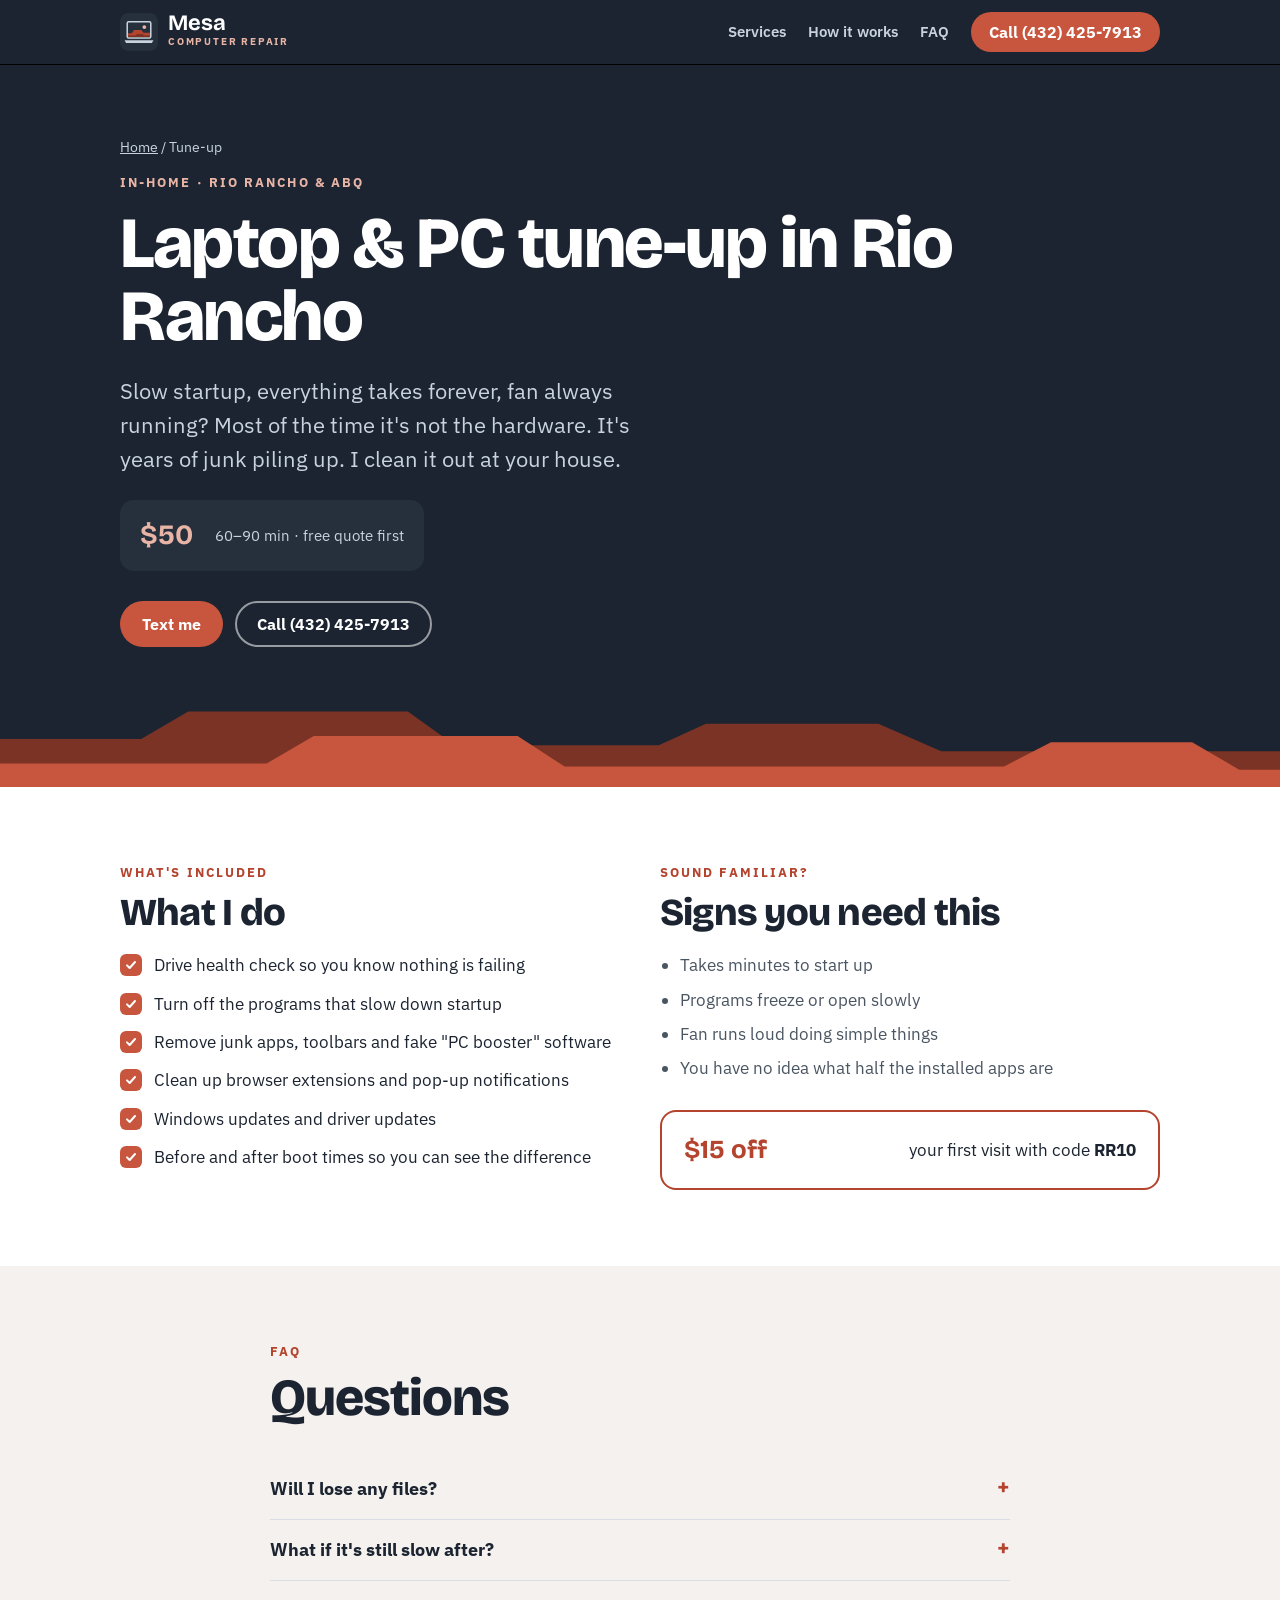
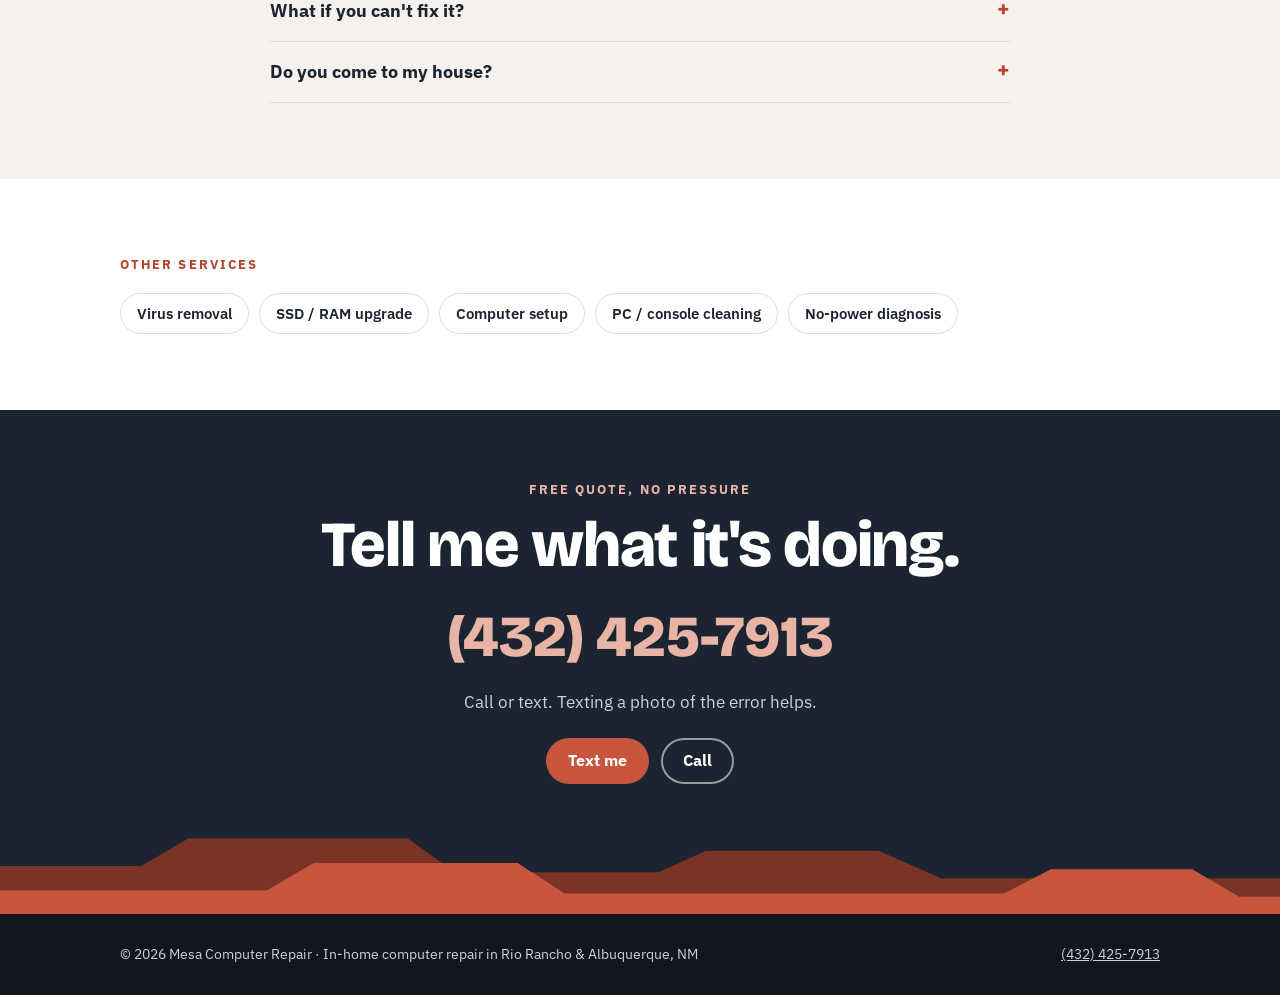
<file: tune-up.html>
<!doctype html>
<html lang="en">
<head>
<meta charset="utf-8">
<meta name="viewport" content="width=device-width, initial-scale=1">
<title>Tune-up & speed boost in Rio Rancho, NM · Mesa Computer Repair</title>
<meta name="description" content="Tune-up & speed boost at your home in Rio Rancho & Albuquerque. $50. Free quote first. If I can't fix it, you don't pay.">
<link rel="canonical" href="https://mesacomputerrepair.github.io/tune-up.html">
<meta property="og:type" content="website">
<meta property="og:title" content="Tune-up & speed boost in Rio Rancho, NM · Mesa Computer Repair">
<meta property="og:description" content="Tune-up & speed boost at your home in Rio Rancho & Albuquerque. $50. Free quote first. If I can't fix it, you don't pay.">
<meta property="og:url" content="https://mesacomputerrepair.github.io/tune-up.html">
<meta property="og:image" content="https://mesacomputerrepair.github.io/og-image.jpg">
<meta name="theme-color" content="#1B2430">
<link rel="icon" href="favicon.ico">
<link rel="apple-touch-icon" href="apple-touch-icon.png">
<link rel="preconnect" href="https://fonts.googleapis.com">
<link rel="preconnect" href="https://fonts.gstatic.com" crossorigin>
<link rel="stylesheet" href="https://fonts.googleapis.com/css2?family=Bricolage+Grotesque:wght@800&family=IBM+Plex+Sans:wght@400;600;700&display=swap">
<link rel="stylesheet" href="style.css">
<script type="application/ld+json">{"@context": "https://schema.org", "@type": "Service", "name": "Tune-up & speed boost", "serviceType": "Tune-up & speed boost", "provider": {"@type": "ComputerRepair", "name": "Mesa Computer Repair", "telephone": "+1-432-425-7913", "url": "https://mesacomputerrepair.github.io/"}, "areaServed": ["Rio Rancho, NM", "Albuquerque, NM", "Corrales, NM"], "offers": {"@type": "Offer", "priceCurrency": "USD", "price": "50"}}</script>
</head>
<body>
<header class="top"><div class="wrap">
  <a class="brand" href="./" aria-label="Mesa Computer Repair home"><svg class="mark" viewBox="0 0 200 200" aria-hidden="true"><rect width="200" height="200" rx="44" fill="#26303D"/><rect x="38" y="46" width="124" height="86" rx="8" fill="none" stroke="#C9D3DD" stroke-width="8"/><clipPath id="sc"><rect x="42" y="50" width="116" height="78" rx="4"/></clipPath><g clip-path="url(#sc)"><circle cx="128" cy="74" r="10" fill="#E8B4A6"/><path d="M42 128 L42 106 L62 106 L74 90 L112 90 L124 104 L158 104 L158 128 Z" fill="#B4442E"/><path d="M42 128 L42 118 L80 118 L90 110 L118 110 L128 118 L158 118 L158 128 Z" fill="#7A3324"/></g><path d="M24 144 L176 144 L168 158 L32 158 Z" fill="#C9D3DD"/></svg><span><b>Mesa</b><small>COMPUTER REPAIR</small></span></a>
  <nav class="nav" aria-label="Main">
    <a href="./#services">Services</a><a href="./#how">How it works</a><a href="./#faq">FAQ</a>
    <a class="btn btn-red" href="tel:+14324257913">Call (432) 425-7913</a>
  </nav>
</div></header>

<main>
<section class="hero svc-hero"><div class="wrap">
  <div class="crumbs"><a href="./">Home</a> / Tune-up</div>
  <div class="eyebrow">In-home · Rio Rancho &amp; ABQ</div>
  <h1>Laptop & PC tune-up in Rio Rancho</h1>
  <p class="lede">Slow startup, everything takes forever, fan always running? Most of the time it's not the hardware. It's years of junk piling up. I clean it out at your house.</p>
  <div class="pricebox"><b>$50</b><span>60–90 min · free quote first</span></div>
  <div class="ctas"><a class="btn btn-red" href="sms:+14324257913">Text me</a><a class="btn btn-line" href="tel:+14324257913">Call (432) 425-7913</a></div>
</div><svg class="skyline" viewBox="0 0 816 72" preserveAspectRatio="none" aria-hidden="true"><path d="M0 72 L0 40 L90 40 L120 22 L260 22 L290 44 L420 44 L450 30 L560 30 L600 48 L816 48 L816 72 Z" fill="#7A3324"/><path d="M0 72 L0 56 L170 56 L200 38 L330 38 L360 58 L640 58 L670 42 L760 42 L790 60 L816 60 L816 72 Z" fill="#C8553D"/></svg></section>

<section><div class="wrap two">
  <div><div class="eyebrow">What's included</div><h2 class="display" style="font-size:38px;margin:10px 0 20px">What I do</h2><ul class="check"><li>Drive health check so you know nothing is failing</li><li>Turn off the programs that slow down startup</li><li>Remove junk apps, toolbars and fake "PC booster" software</li><li>Clean up browser extensions and pop-up notifications</li><li>Windows updates and driver updates</li><li>Before and after boot times so you can see the difference</li></ul></div>
  <div><div class="eyebrow">Sound familiar?</div><h2 class="display" style="font-size:38px;margin:10px 0 20px">Signs you need this</h2><ul class="signs"><li>Takes minutes to start up</li><li>Programs freeze or open slowly</li><li>Fan runs loud doing simple things</li><li>You have no idea what half the installed apps are</li></ul>
    <div class="deal" style="margin-top:28px"><b>$15 off</b><span>your first visit with code <strong>RR10</strong></span></div></div>
</div></section>

<section class="alt"><div class="wrap" style="max-width:780px">
  <div class="sec-head"><div class="eyebrow">FAQ</div><h2>Questions</h2></div>
  <details><summary>Will I lose any files?</summary><p>No. A tune-up doesn't touch your documents, photos or anything you saved. I check with you before removing any program.</p></details><details><summary>What if it's still slow after?</summary><p>If the drive is an old spinning hard drive, I'll tell you straight up. An SSD upgrade usually makes it 3 to 5 times faster. No pressure to do it.</p></details><details><summary>What if you can't fix it?</summary><p>Then you don't pay. You'll also get a straight answer on what's wrong and whether it's worth fixing.</p></details><details><summary>Do you come to my house?</summary><p>Yes. I come to you anywhere in Rio Rancho, plus nearby Albuquerque and Corrales. No drop-off, and you can watch me work if you want.</p></details>
</div></section>

<section><div class="wrap">
  <div class="sec-head" style="margin-bottom:18px"><div class="eyebrow">Other services</div></div>
  <div class="others"><a href="virus-removal.html">Virus removal</a><a href="ssd-ram-upgrade.html">SSD / RAM upgrade</a><a href="computer-setup.html">Computer setup</a><a href="pc-console-cleaning.html">PC / console cleaning</a><a href="wont-turn-on.html">No-power diagnosis</a></div>
</div></section>
</main>
<section class="cta-band"><div class="wrap">
  <div class="eyebrow" style="color:var(--peach)">Free quote, no pressure</div>
  <h2 style="margin-top:12px">Tell me what it's doing.</h2>
  <a class="phone" href="tel:+14324257913">(432) 425-7913</a>
  <p>Call or text. Texting a photo of the error helps.</p>
  <div class="ctas"><a class="btn btn-red" href="sms:+14324257913">Text me</a><a class="btn btn-line" href="tel:+14324257913">Call</a></div>
</div><svg class="skyline" viewBox="0 0 816 72" preserveAspectRatio="none" aria-hidden="true"><path d="M0 72 L0 40 L90 40 L120 22 L260 22 L290 44 L420 44 L450 30 L560 30 L600 48 L816 48 L816 72 Z" fill="#7A3324"/><path d="M0 72 L0 56 L170 56 L200 38 L330 38 L360 58 L640 58 L670 42 L760 42 L790 60 L816 60 L816 72 Z" fill="#C8553D"/></svg></section>
<footer><div class="wrap">
  <span>© 2026 Mesa Computer Repair · In-home computer repair in Rio Rancho &amp; Albuquerque, NM</span>
  <span><a href="tel:+14324257913">(432) 425-7913</a></span>
</div></footer>
<div class="callbar"><a class="btn btn-red" href="tel:+14324257913">Call</a><a class="btn btn-line" href="sms:+14324257913">Text</a></div>
</body>
</html>
</file>
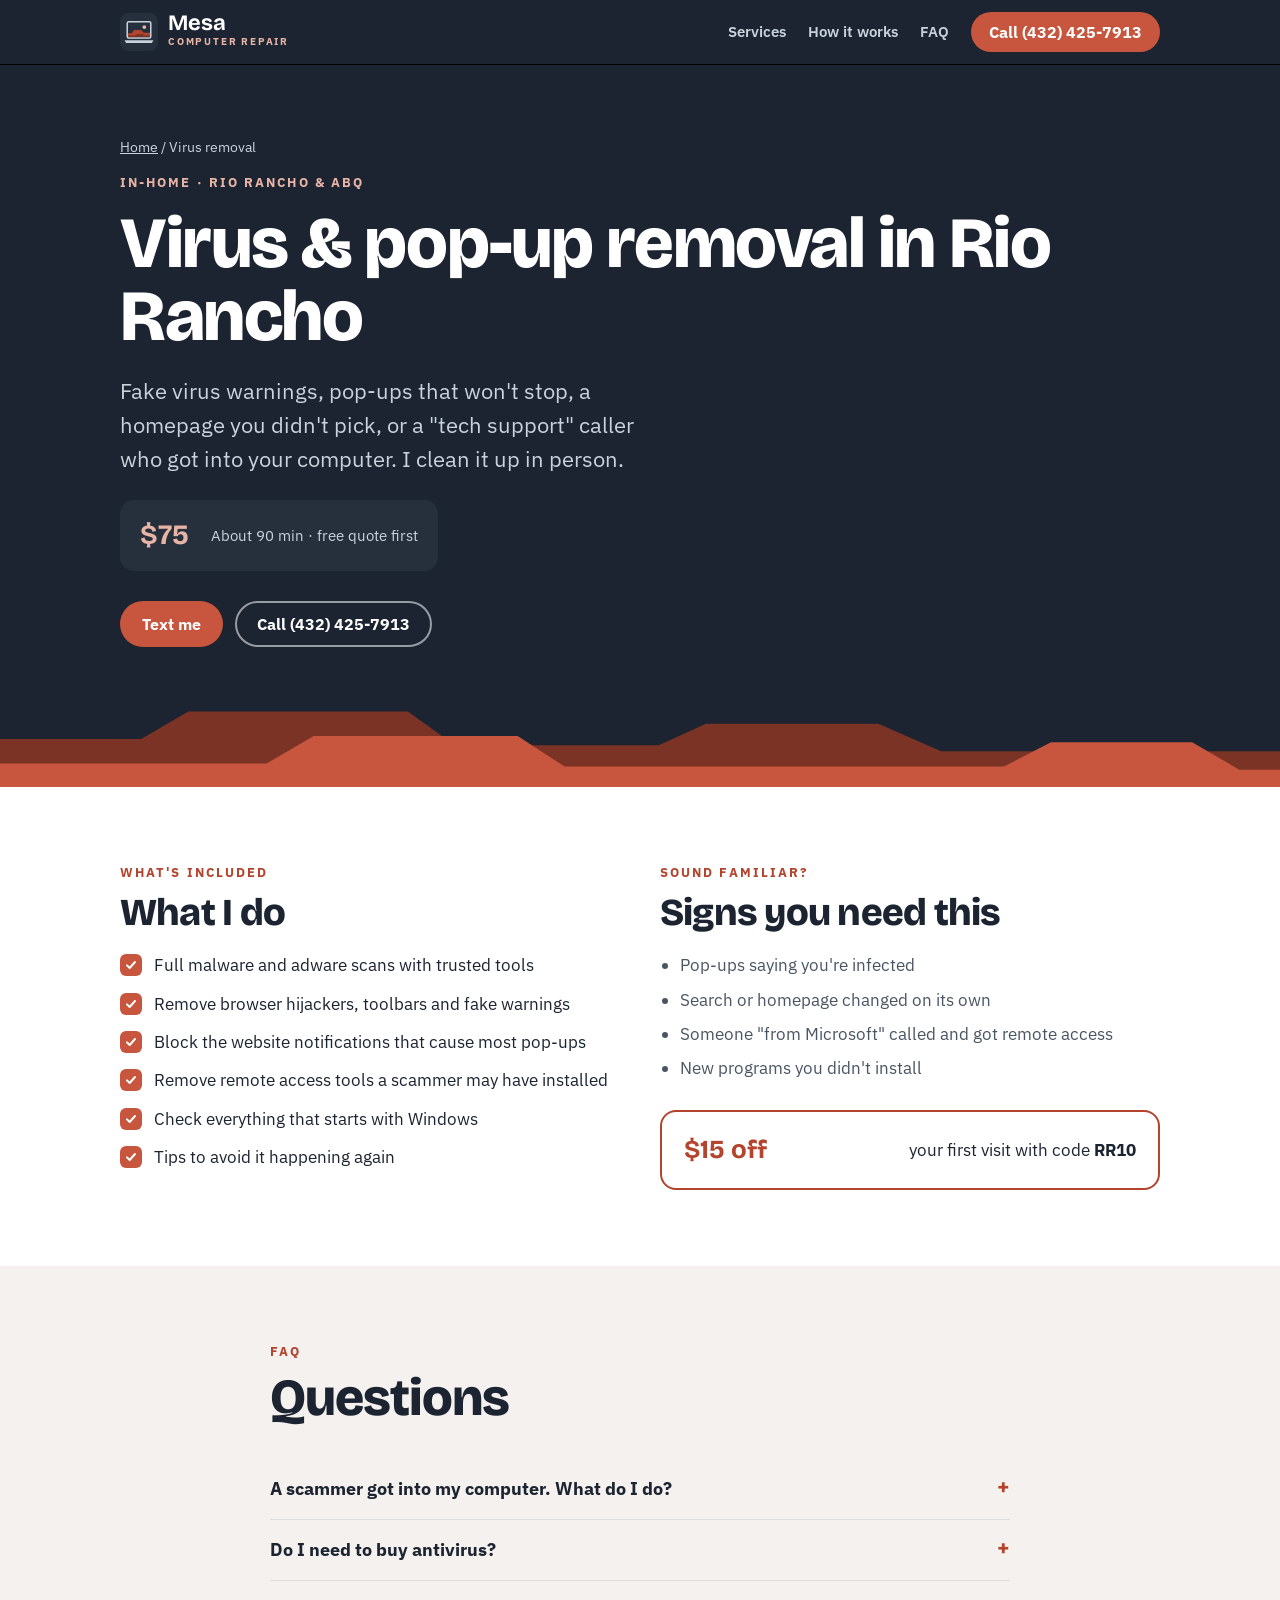
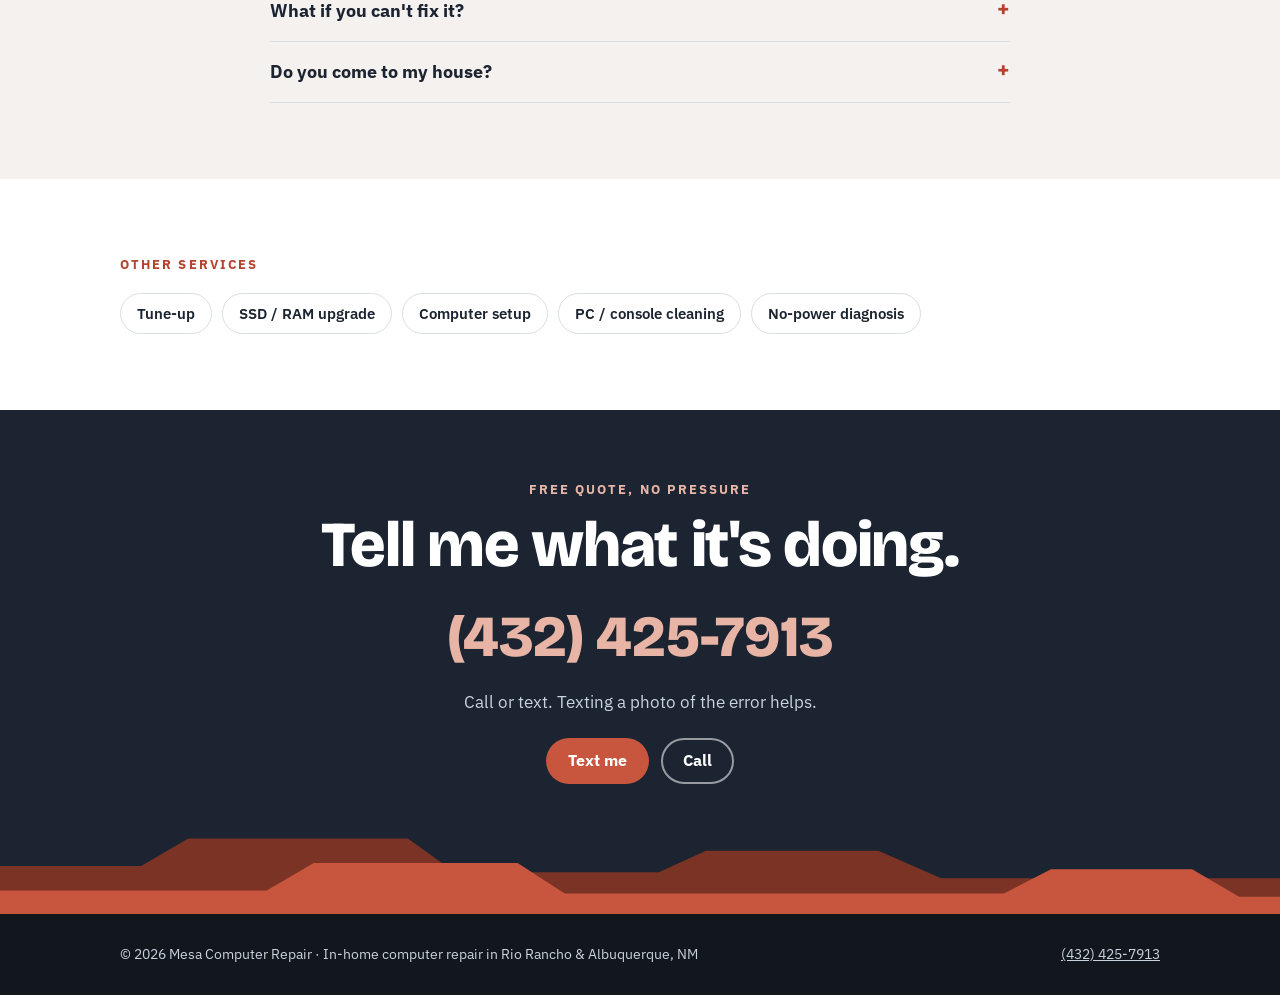
<file: virus-removal.html>
<!doctype html>
<html lang="en">
<head>
<meta charset="utf-8">
<meta name="viewport" content="width=device-width, initial-scale=1">
<title>Virus & pop-up removal in Rio Rancho, NM · Mesa Computer Repair</title>
<meta name="description" content="Virus & pop-up removal at your home in Rio Rancho & Albuquerque. $75. Free quote first. If I can't fix it, you don't pay.">
<link rel="canonical" href="https://mesacomputerrepair.github.io/virus-removal.html">
<meta property="og:type" content="website">
<meta property="og:title" content="Virus & pop-up removal in Rio Rancho, NM · Mesa Computer Repair">
<meta property="og:description" content="Virus & pop-up removal at your home in Rio Rancho & Albuquerque. $75. Free quote first. If I can't fix it, you don't pay.">
<meta property="og:url" content="https://mesacomputerrepair.github.io/virus-removal.html">
<meta property="og:image" content="https://mesacomputerrepair.github.io/og-image.jpg">
<meta name="theme-color" content="#1B2430">
<link rel="icon" href="favicon.ico">
<link rel="apple-touch-icon" href="apple-touch-icon.png">
<link rel="preconnect" href="https://fonts.googleapis.com">
<link rel="preconnect" href="https://fonts.gstatic.com" crossorigin>
<link rel="stylesheet" href="https://fonts.googleapis.com/css2?family=Bricolage+Grotesque:wght@800&family=IBM+Plex+Sans:wght@400;600;700&display=swap">
<link rel="stylesheet" href="style.css">
<script type="application/ld+json">{"@context": "https://schema.org", "@type": "Service", "name": "Virus & pop-up removal", "serviceType": "Virus & pop-up removal", "provider": {"@type": "ComputerRepair", "name": "Mesa Computer Repair", "telephone": "+1-432-425-7913", "url": "https://mesacomputerrepair.github.io/"}, "areaServed": ["Rio Rancho, NM", "Albuquerque, NM", "Corrales, NM"], "offers": {"@type": "Offer", "priceCurrency": "USD", "price": "75"}}</script>
</head>
<body>
<header class="top"><div class="wrap">
  <a class="brand" href="./" aria-label="Mesa Computer Repair home"><svg class="mark" viewBox="0 0 200 200" aria-hidden="true"><rect width="200" height="200" rx="44" fill="#26303D"/><rect x="38" y="46" width="124" height="86" rx="8" fill="none" stroke="#C9D3DD" stroke-width="8"/><clipPath id="sc"><rect x="42" y="50" width="116" height="78" rx="4"/></clipPath><g clip-path="url(#sc)"><circle cx="128" cy="74" r="10" fill="#E8B4A6"/><path d="M42 128 L42 106 L62 106 L74 90 L112 90 L124 104 L158 104 L158 128 Z" fill="#B4442E"/><path d="M42 128 L42 118 L80 118 L90 110 L118 110 L128 118 L158 118 L158 128 Z" fill="#7A3324"/></g><path d="M24 144 L176 144 L168 158 L32 158 Z" fill="#C9D3DD"/></svg><span><b>Mesa</b><small>COMPUTER REPAIR</small></span></a>
  <nav class="nav" aria-label="Main">
    <a href="./#services">Services</a><a href="./#how">How it works</a><a href="./#faq">FAQ</a>
    <a class="btn btn-red" href="tel:+14324257913">Call (432) 425-7913</a>
  </nav>
</div></header>

<main>
<section class="hero svc-hero"><div class="wrap">
  <div class="crumbs"><a href="./">Home</a> / Virus removal</div>
  <div class="eyebrow">In-home · Rio Rancho &amp; ABQ</div>
  <h1>Virus & pop-up removal in Rio Rancho</h1>
  <p class="lede">Fake virus warnings, pop-ups that won't stop, a homepage you didn't pick, or a "tech support" caller who got into your computer. I clean it up in person.</p>
  <div class="pricebox"><b>$75</b><span>About 90 min · free quote first</span></div>
  <div class="ctas"><a class="btn btn-red" href="sms:+14324257913">Text me</a><a class="btn btn-line" href="tel:+14324257913">Call (432) 425-7913</a></div>
</div><svg class="skyline" viewBox="0 0 816 72" preserveAspectRatio="none" aria-hidden="true"><path d="M0 72 L0 40 L90 40 L120 22 L260 22 L290 44 L420 44 L450 30 L560 30 L600 48 L816 48 L816 72 Z" fill="#7A3324"/><path d="M0 72 L0 56 L170 56 L200 38 L330 38 L360 58 L640 58 L670 42 L760 42 L790 60 L816 60 L816 72 Z" fill="#C8553D"/></svg></section>

<section><div class="wrap two">
  <div><div class="eyebrow">What's included</div><h2 class="display" style="font-size:38px;margin:10px 0 20px">What I do</h2><ul class="check"><li>Full malware and adware scans with trusted tools</li><li>Remove browser hijackers, toolbars and fake warnings</li><li>Block the website notifications that cause most pop-ups</li><li>Remove remote access tools a scammer may have installed</li><li>Check everything that starts with Windows</li><li>Tips to avoid it happening again</li></ul></div>
  <div><div class="eyebrow">Sound familiar?</div><h2 class="display" style="font-size:38px;margin:10px 0 20px">Signs you need this</h2><ul class="signs"><li>Pop-ups saying you're infected</li><li>Search or homepage changed on its own</li><li>Someone "from Microsoft" called and got remote access</li><li>New programs you didn't install</li></ul>
    <div class="deal" style="margin-top:28px"><b>$15 off</b><span>your first visit with code <strong>RR10</strong></span></div></div>
</div></section>

<section class="alt"><div class="wrap" style="max-width:780px">
  <div class="sec-head"><div class="eyebrow">FAQ</div><h2>Questions</h2></div>
  <details><summary>A scammer got into my computer. What do I do?</summary><p>Turn it off and don't let them back in. If you gave them any bank or card info, call your bank today. Then text me and I'll remove what they installed.</p></details><details><summary>Do I need to buy antivirus?</summary><p>Usually no. Windows Defender is built in and good enough for most people. I'll make sure it's on and working.</p></details><details><summary>What if you can't fix it?</summary><p>Then you don't pay. You'll also get a straight answer on what's wrong and whether it's worth fixing.</p></details><details><summary>Do you come to my house?</summary><p>Yes. I come to you anywhere in Rio Rancho, plus nearby Albuquerque and Corrales. No drop-off, and you can watch me work if you want.</p></details>
</div></section>

<section><div class="wrap">
  <div class="sec-head" style="margin-bottom:18px"><div class="eyebrow">Other services</div></div>
  <div class="others"><a href="tune-up.html">Tune-up</a><a href="ssd-ram-upgrade.html">SSD / RAM upgrade</a><a href="computer-setup.html">Computer setup</a><a href="pc-console-cleaning.html">PC / console cleaning</a><a href="wont-turn-on.html">No-power diagnosis</a></div>
</div></section>
</main>
<section class="cta-band"><div class="wrap">
  <div class="eyebrow" style="color:var(--peach)">Free quote, no pressure</div>
  <h2 style="margin-top:12px">Tell me what it's doing.</h2>
  <a class="phone" href="tel:+14324257913">(432) 425-7913</a>
  <p>Call or text. Texting a photo of the error helps.</p>
  <div class="ctas"><a class="btn btn-red" href="sms:+14324257913">Text me</a><a class="btn btn-line" href="tel:+14324257913">Call</a></div>
</div><svg class="skyline" viewBox="0 0 816 72" preserveAspectRatio="none" aria-hidden="true"><path d="M0 72 L0 40 L90 40 L120 22 L260 22 L290 44 L420 44 L450 30 L560 30 L600 48 L816 48 L816 72 Z" fill="#7A3324"/><path d="M0 72 L0 56 L170 56 L200 38 L330 38 L360 58 L640 58 L670 42 L760 42 L790 60 L816 60 L816 72 Z" fill="#C8553D"/></svg></section>
<footer><div class="wrap">
  <span>© 2026 Mesa Computer Repair · In-home computer repair in Rio Rancho &amp; Albuquerque, NM</span>
  <span><a href="tel:+14324257913">(432) 425-7913</a></span>
</div></footer>
<div class="callbar"><a class="btn btn-red" href="tel:+14324257913">Call</a><a class="btn btn-line" href="sms:+14324257913">Text</a></div>
</body>
</html>
</file>
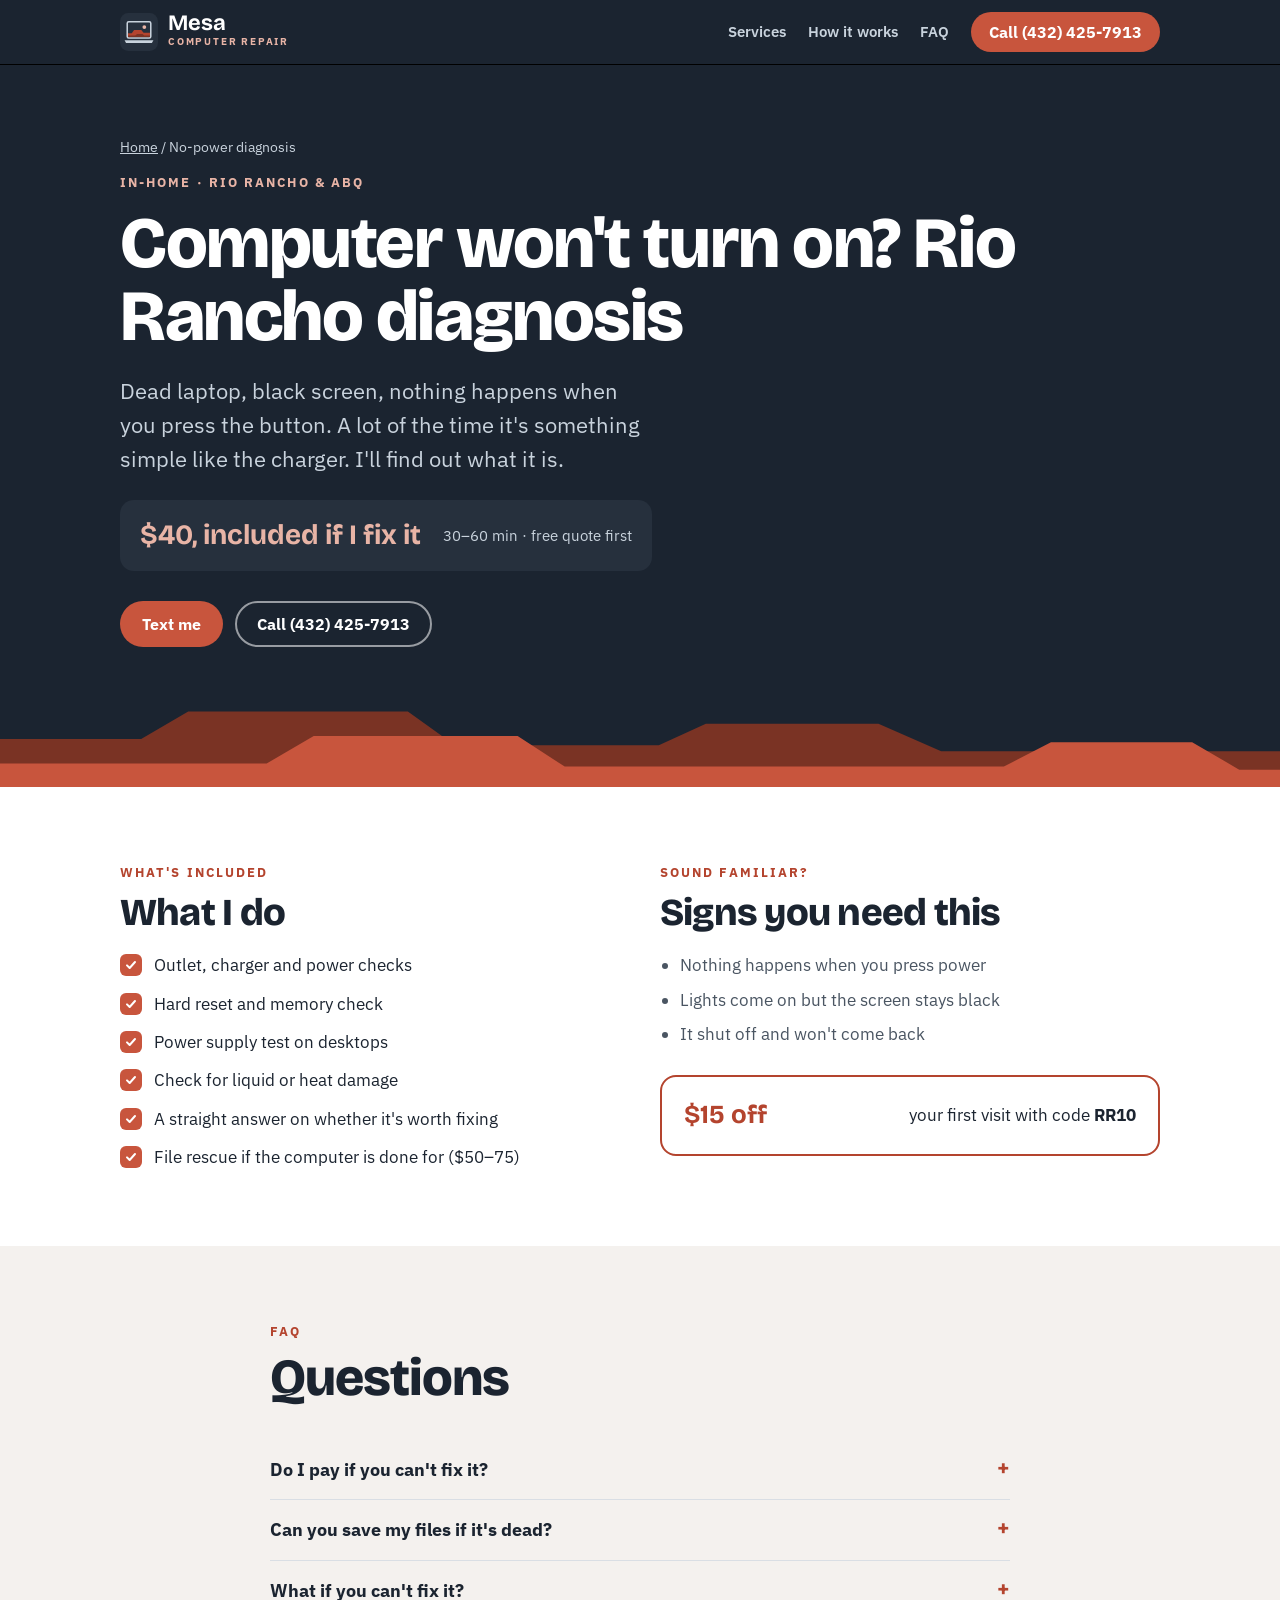
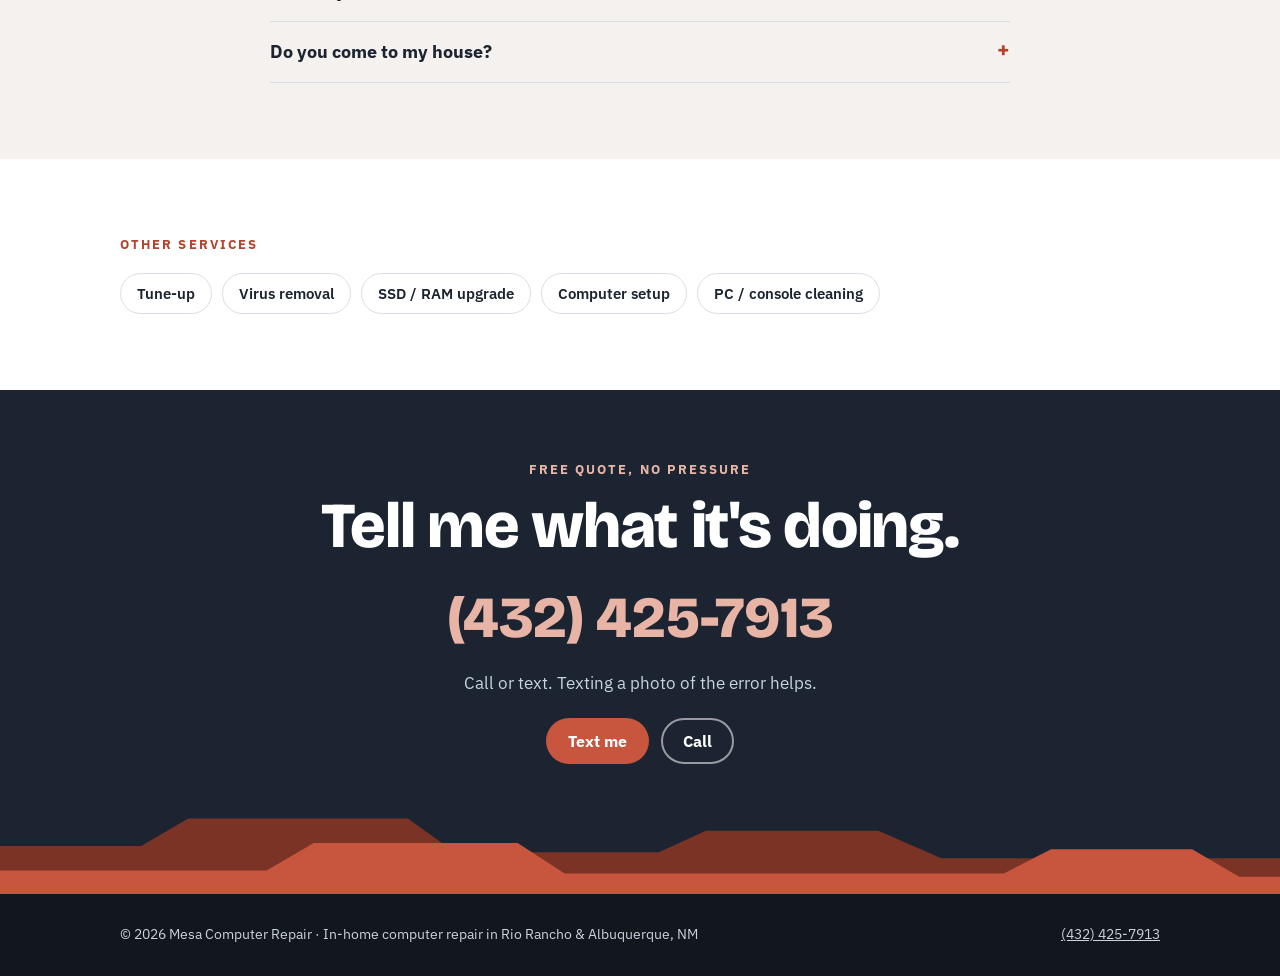
<file: wont-turn-on.html>
<!doctype html>
<html lang="en">
<head>
<meta charset="utf-8">
<meta name="viewport" content="width=device-width, initial-scale=1">
<title>Won't turn on? Diagnosis in Rio Rancho, NM · Mesa Computer Repair</title>
<meta name="description" content="Won't turn on? Diagnosis at your home in Rio Rancho & Albuquerque. $40, included if I fix it. Free quote first. If I can't fix it, you don't pay.">
<link rel="canonical" href="https://mesacomputerrepair.github.io/wont-turn-on.html">
<meta property="og:type" content="website">
<meta property="og:title" content="Won't turn on? Diagnosis in Rio Rancho, NM · Mesa Computer Repair">
<meta property="og:description" content="Won't turn on? Diagnosis at your home in Rio Rancho & Albuquerque. $40, included if I fix it. Free quote first. If I can't fix it, you don't pay.">
<meta property="og:url" content="https://mesacomputerrepair.github.io/wont-turn-on.html">
<meta property="og:image" content="https://mesacomputerrepair.github.io/og-image.jpg">
<meta name="theme-color" content="#1B2430">
<link rel="icon" href="favicon.ico">
<link rel="apple-touch-icon" href="apple-touch-icon.png">
<link rel="preconnect" href="https://fonts.googleapis.com">
<link rel="preconnect" href="https://fonts.gstatic.com" crossorigin>
<link rel="stylesheet" href="https://fonts.googleapis.com/css2?family=Bricolage+Grotesque:wght@800&family=IBM+Plex+Sans:wght@400;600;700&display=swap">
<link rel="stylesheet" href="style.css">
<script type="application/ld+json">{"@context": "https://schema.org", "@type": "Service", "name": "Won't turn on? Diagnosis", "serviceType": "Won't turn on? Diagnosis", "provider": {"@type": "ComputerRepair", "name": "Mesa Computer Repair", "telephone": "+1-432-425-7913", "url": "https://mesacomputerrepair.github.io/"}, "areaServed": ["Rio Rancho, NM", "Albuquerque, NM", "Corrales, NM"], "offers": {"@type": "Offer", "priceCurrency": "USD", "price": "40"}}</script>
</head>
<body>
<header class="top"><div class="wrap">
  <a class="brand" href="./" aria-label="Mesa Computer Repair home"><svg class="mark" viewBox="0 0 200 200" aria-hidden="true"><rect width="200" height="200" rx="44" fill="#26303D"/><rect x="38" y="46" width="124" height="86" rx="8" fill="none" stroke="#C9D3DD" stroke-width="8"/><clipPath id="sc"><rect x="42" y="50" width="116" height="78" rx="4"/></clipPath><g clip-path="url(#sc)"><circle cx="128" cy="74" r="10" fill="#E8B4A6"/><path d="M42 128 L42 106 L62 106 L74 90 L112 90 L124 104 L158 104 L158 128 Z" fill="#B4442E"/><path d="M42 128 L42 118 L80 118 L90 110 L118 110 L128 118 L158 118 L158 128 Z" fill="#7A3324"/></g><path d="M24 144 L176 144 L168 158 L32 158 Z" fill="#C9D3DD"/></svg><span><b>Mesa</b><small>COMPUTER REPAIR</small></span></a>
  <nav class="nav" aria-label="Main">
    <a href="./#services">Services</a><a href="./#how">How it works</a><a href="./#faq">FAQ</a>
    <a class="btn btn-red" href="tel:+14324257913">Call (432) 425-7913</a>
  </nav>
</div></header>

<main>
<section class="hero svc-hero"><div class="wrap">
  <div class="crumbs"><a href="./">Home</a> / No-power diagnosis</div>
  <div class="eyebrow">In-home · Rio Rancho &amp; ABQ</div>
  <h1>Computer won't turn on? Rio Rancho diagnosis</h1>
  <p class="lede">Dead laptop, black screen, nothing happens when you press the button. A lot of the time it's something simple like the charger. I'll find out what it is.</p>
  <div class="pricebox"><b>$40, included if I fix it</b><span>30–60 min · free quote first</span></div>
  <div class="ctas"><a class="btn btn-red" href="sms:+14324257913">Text me</a><a class="btn btn-line" href="tel:+14324257913">Call (432) 425-7913</a></div>
</div><svg class="skyline" viewBox="0 0 816 72" preserveAspectRatio="none" aria-hidden="true"><path d="M0 72 L0 40 L90 40 L120 22 L260 22 L290 44 L420 44 L450 30 L560 30 L600 48 L816 48 L816 72 Z" fill="#7A3324"/><path d="M0 72 L0 56 L170 56 L200 38 L330 38 L360 58 L640 58 L670 42 L760 42 L790 60 L816 60 L816 72 Z" fill="#C8553D"/></svg></section>

<section><div class="wrap two">
  <div><div class="eyebrow">What's included</div><h2 class="display" style="font-size:38px;margin:10px 0 20px">What I do</h2><ul class="check"><li>Outlet, charger and power checks</li><li>Hard reset and memory check</li><li>Power supply test on desktops</li><li>Check for liquid or heat damage</li><li>A straight answer on whether it's worth fixing</li><li>File rescue if the computer is done for ($50–75)</li></ul></div>
  <div><div class="eyebrow">Sound familiar?</div><h2 class="display" style="font-size:38px;margin:10px 0 20px">Signs you need this</h2><ul class="signs"><li>Nothing happens when you press power</li><li>Lights come on but the screen stays black</li><li>It shut off and won't come back</li></ul>
    <div class="deal" style="margin-top:28px"><b>$15 off</b><span>your first visit with code <strong>RR10</strong></span></div></div>
</div></section>

<section class="alt"><div class="wrap" style="max-width:780px">
  <div class="sec-head"><div class="eyebrow">FAQ</div><h2>Questions</h2></div>
  <details><summary>Do I pay if you can't fix it?</summary><p>No. If I can't fix it, you don't pay. The $40 only applies if I find the problem and you decide not to fix it. If you do fix it, it's included.</p></details><details><summary>Can you save my files if it's dead?</summary><p>Usually, yes. If the drive is okay, I can pull your photos and documents off it.</p></details><details><summary>What if you can't fix it?</summary><p>Then you don't pay. You'll also get a straight answer on what's wrong and whether it's worth fixing.</p></details><details><summary>Do you come to my house?</summary><p>Yes. I come to you anywhere in Rio Rancho, plus nearby Albuquerque and Corrales. No drop-off, and you can watch me work if you want.</p></details>
</div></section>

<section><div class="wrap">
  <div class="sec-head" style="margin-bottom:18px"><div class="eyebrow">Other services</div></div>
  <div class="others"><a href="tune-up.html">Tune-up</a><a href="virus-removal.html">Virus removal</a><a href="ssd-ram-upgrade.html">SSD / RAM upgrade</a><a href="computer-setup.html">Computer setup</a><a href="pc-console-cleaning.html">PC / console cleaning</a></div>
</div></section>
</main>
<section class="cta-band"><div class="wrap">
  <div class="eyebrow" style="color:var(--peach)">Free quote, no pressure</div>
  <h2 style="margin-top:12px">Tell me what it's doing.</h2>
  <a class="phone" href="tel:+14324257913">(432) 425-7913</a>
  <p>Call or text. Texting a photo of the error helps.</p>
  <div class="ctas"><a class="btn btn-red" href="sms:+14324257913">Text me</a><a class="btn btn-line" href="tel:+14324257913">Call</a></div>
</div><svg class="skyline" viewBox="0 0 816 72" preserveAspectRatio="none" aria-hidden="true"><path d="M0 72 L0 40 L90 40 L120 22 L260 22 L290 44 L420 44 L450 30 L560 30 L600 48 L816 48 L816 72 Z" fill="#7A3324"/><path d="M0 72 L0 56 L170 56 L200 38 L330 38 L360 58 L640 58 L670 42 L760 42 L790 60 L816 60 L816 72 Z" fill="#C8553D"/></svg></section>
<footer><div class="wrap">
  <span>© 2026 Mesa Computer Repair · In-home computer repair in Rio Rancho &amp; Albuquerque, NM</span>
  <span><a href="tel:+14324257913">(432) 425-7913</a></span>
</div></footer>
<div class="callbar"><a class="btn btn-red" href="tel:+14324257913">Call</a><a class="btn btn-line" href="sms:+14324257913">Text</a></div>
</body>
</html>
</file>
<file: style.css>
:root{--navy:#1B2430;--navy2:#26303D;--red:#B4442E;--red2:#C8553D;--dred:#7A3324;--peach:#E8B4A6;--fog:#C9D3DD;--ink:#1B2430;--muted:#4A5562;--line:#D9DEE4;--bg:#FFFFFF;--soft:#F4F1EE;--card:#FFFFFF}
@media (prefers-color-scheme:dark){:root:not([data-theme="light"]){--ink:#E8ECF0;--muted:#A3ADB8;--line:#2C3540;--bg:#12171E;--soft:#1A212B;--card:#1A212B;--red:#E07A5F}}
*{box-sizing:border-box}html{scroll-behavior:smooth}
body{margin:0;background:var(--bg);color:var(--ink);font-family:"IBM Plex Sans",system-ui,sans-serif;font-size:17px;line-height:1.55;-webkit-font-smoothing:antialiased}
a{color:inherit}img,svg{display:block}
.wrap{max-width:1080px;margin:0 auto;padding:0 20px}
h1,h2,h3,.display{font-family:"Bricolage Grotesque",system-ui,sans-serif;font-weight:800;letter-spacing:-.02em;line-height:1.02;margin:0}
.eyebrow{font-size:13px;font-weight:700;letter-spacing:.16em;text-transform:uppercase;color:var(--red)}
/* header */
.top{position:sticky;top:0;z-index:20;background:var(--navy);color:#fff;border-bottom:1px solid #000}
.top .wrap{display:flex;align-items:center;justify-content:space-between;gap:12px;height:64px}
.brand{display:flex;align-items:center;gap:10px;text-decoration:none}
.brand .mark{width:38px;height:38px}
.brand b{font-family:"Bricolage Grotesque",system-ui,sans-serif;font-size:22px;line-height:.9;display:block}
.brand small{font-size:10px;font-weight:700;letter-spacing:.18em;color:var(--peach)}
.brand small{white-space:nowrap;display:block}
@media (max-width:640px){.nav .btn{display:none}}
.nav{display:flex;align-items:center;gap:22px;font-size:15px;font-weight:600}
.nav a{text-decoration:none;color:var(--fog)}.nav a:hover{color:#fff}
.btn{display:inline-flex;align-items:center;justify-content:center;gap:8px;min-height:46px;padding:0 20px;border-radius:999px;font-weight:700;text-decoration:none;font-size:16px;border:2px solid transparent;white-space:nowrap}
.btn-red{background:var(--red2);color:#fff}.btn-red:hover{background:#B04A33}
.btn-line{border-color:rgba(255,255,255,.55);color:#fff}.btn-line:hover{border-color:#fff}
.nav .btn{min-height:40px;padding:0 16px;color:#fff}
@media (max-width:820px){.nav a:not(.btn){display:none}}
/* hero */
.hero{background:var(--navy);color:#fff;position:relative;padding:72px 0 140px;overflow:hidden}
.hero .eyebrow{color:var(--peach)}
.hero h1{font-size:clamp(46px,8vw,92px);margin-top:14px}
.hero p.lede{font-size:clamp(18px,2.4vw,22px);color:var(--fog);max-width:40ch;margin:20px 0 0}
.hero .ctas{display:flex;flex-wrap:wrap;gap:12px;margin-top:30px}
.hero .chips{display:flex;flex-wrap:wrap;gap:10px 22px;margin-top:30px;font-size:15px;color:var(--fog)}
.hero .chips span::before{content:"✓";color:var(--peach);font-weight:700;margin-right:7px}
.skyline{position:absolute;left:0;right:0;bottom:-1px;width:100%;height:110px}
/* sections */
section{padding:76px 0}
.sec-head{display:flex;flex-direction:column;gap:10px;margin-bottom:34px;max-width:640px}
.sec-head h2{font-size:clamp(34px,5vw,52px)}
.sec-head p{margin:0;color:var(--muted)}
.grid{display:grid;grid-template-columns:repeat(3,minmax(0,1fr));gap:16px}
@media (max-width:900px){.grid{grid-template-columns:repeat(2,minmax(0,1fr))}}
@media (max-width:600px){.grid{grid-template-columns:1fr}}
.svc{background:var(--card);border:1.5px solid var(--line);border-radius:16px;padding:22px;display:flex;flex-direction:column;gap:8px;text-decoration:none;transition:border-color .15s,transform .15s}
.svc:hover{border-color:var(--red);transform:translateY(-2px)}
.svc h3{font-size:24px}
.svc .price{font-family:"Bricolage Grotesque",system-ui,sans-serif;font-weight:800;font-size:22px;color:var(--red)}
.svc p{margin:0;color:var(--muted);font-size:15px}
.svc .more{margin-top:auto;padding-top:8px;font-weight:700;font-size:14px;color:var(--red)}
.deal{margin-top:22px;border:2.5px solid var(--red);border-radius:16px;padding:18px 22px;display:flex;flex-wrap:wrap;align-items:center;justify-content:space-between;gap:10px 20px}
.deal b{font-family:"Bricolage Grotesque",system-ui,sans-serif;font-size:26px;color:var(--red)}
.alt{background:var(--soft)}
.steps{display:grid;grid-template-columns:repeat(3,minmax(0,1fr));gap:22px;counter-reset:s}
@media (max-width:760px){.steps{grid-template-columns:1fr}}
.step{display:flex;flex-direction:column;gap:8px}
.step .n{width:54px;height:54px;border-radius:50%;background:var(--red2);color:#fff;font-family:"Bricolage Grotesque",system-ui,sans-serif;font-weight:800;font-size:26px;display:flex;align-items:center;justify-content:center}
.step h3{font-size:24px;margin-top:6px}
.step p{margin:0;color:var(--muted)}
.guarantee{background:var(--navy);color:#fff;border-radius:20px;padding:40px 34px;display:grid;grid-template-columns:1.2fr 1fr;gap:28px;align-items:center}
@media (max-width:760px){.guarantee{grid-template-columns:1fr;padding:30px 22px}}
.guarantee h2{font-size:clamp(32px,4.6vw,48px)}
.guarantee ul{margin:0;padding:0;list-style:none;display:flex;flex-direction:column;gap:10px;color:var(--fog)}
.guarantee li::before{content:"✓";color:var(--peach);font-weight:700;margin-right:10px}
.two{display:grid;grid-template-columns:1fr 1fr;gap:40px}
@media (max-width:760px){.two{grid-template-columns:1fr;gap:28px}}
.hours{width:100%;border-collapse:collapse;font-size:16px}
.hours td{padding:10px 0;border-bottom:1px solid var(--line)}
.hours td:last-child{text-align:right;font-weight:600}
.areas{display:flex;flex-wrap:wrap;gap:8px;margin-top:12px}
.areas span{background:var(--soft);border:1px solid var(--line);border-radius:999px;padding:6px 14px;font-size:15px;font-weight:600}
details{border-bottom:1px solid var(--line);padding:16px 0}
summary{cursor:pointer;font-weight:700;font-size:18px;list-style:none;display:flex;justify-content:space-between;gap:16px}
summary::-webkit-details-marker{display:none}
summary::after{content:"+";font-family:"Bricolage Grotesque",system-ui,sans-serif;font-size:24px;line-height:1;color:var(--red)}
details[open] summary::after{content:"–"}
details p{margin:10px 0 0;color:var(--muted)}
.cta-band{background:var(--navy);color:#fff;position:relative;padding:70px 0 130px;text-align:center;overflow:hidden}
.cta-band h2{font-size:clamp(36px,6vw,64px)}
.cta-band .phone{font-family:"Bricolage Grotesque",system-ui,sans-serif;font-weight:800;font-size:clamp(34px,6vw,58px);color:var(--peach);text-decoration:none;display:inline-block;margin:16px 0 6px}
.cta-band p{color:var(--fog);margin:0}
.cta-band .ctas{display:flex;justify-content:center;flex-wrap:wrap;gap:12px;margin-top:22px}
footer{background:#12171E;color:var(--fog);font-size:14px;padding:30px 0}
footer .wrap{display:flex;flex-wrap:wrap;justify-content:space-between;gap:16px}
footer a{color:var(--fog)}
/* service page */
.crumbs{font-size:14px;color:var(--fog);margin-bottom:14px}.crumbs a{color:var(--fog)}
.svc-hero h1{font-size:clamp(40px,6.4vw,72px)}
.pricebox{display:inline-flex;flex-wrap:wrap;gap:8px 22px;margin-top:24px;background:var(--navy2);border-radius:14px;padding:14px 20px}
.pricebox b{font-family:"Bricolage Grotesque",system-ui,sans-serif;font-size:28px;color:var(--peach)}
.pricebox span{color:var(--fog);font-size:15px;align-self:center}
.check{margin:0;padding:0;list-style:none;display:flex;flex-direction:column;gap:12px}
.check li{display:flex;gap:12px}
.check li::before{content:"";flex:0 0 22px;height:22px;border-radius:6px;background:var(--red2) url("data:image/svg+xml,%3Csvg xmlns='http://www.w3.org/2000/svg' viewBox='0 0 24 24'%3E%3Cpath d='M6 12.5l4 4 8-9' fill='none' stroke='white' stroke-width='3' stroke-linecap='round' stroke-linejoin='round'/%3E%3C/svg%3E") center/16px no-repeat;margin-top:2px}
.signs{margin:0;padding-left:20px;display:flex;flex-direction:column;gap:8px;color:var(--muted)}
.others{display:flex;flex-wrap:wrap;gap:10px}
.others a{border:1.5px solid var(--line);border-radius:999px;padding:8px 16px;text-decoration:none;font-weight:600;font-size:15px}
.others a:hover{border-color:var(--red)}
.callbar{display:none}
@media (max-width:640px){.callbar{display:flex;position:fixed;left:0;right:0;bottom:0;z-index:30;gap:8px;padding:10px 12px calc(10px + env(safe-area-inset-bottom));background:var(--navy);border-top:1px solid #000}.callbar .btn{flex:1}body{padding-bottom:70px}}
:focus-visible{outline:3px solid var(--peach);outline-offset:2px}
</file>
